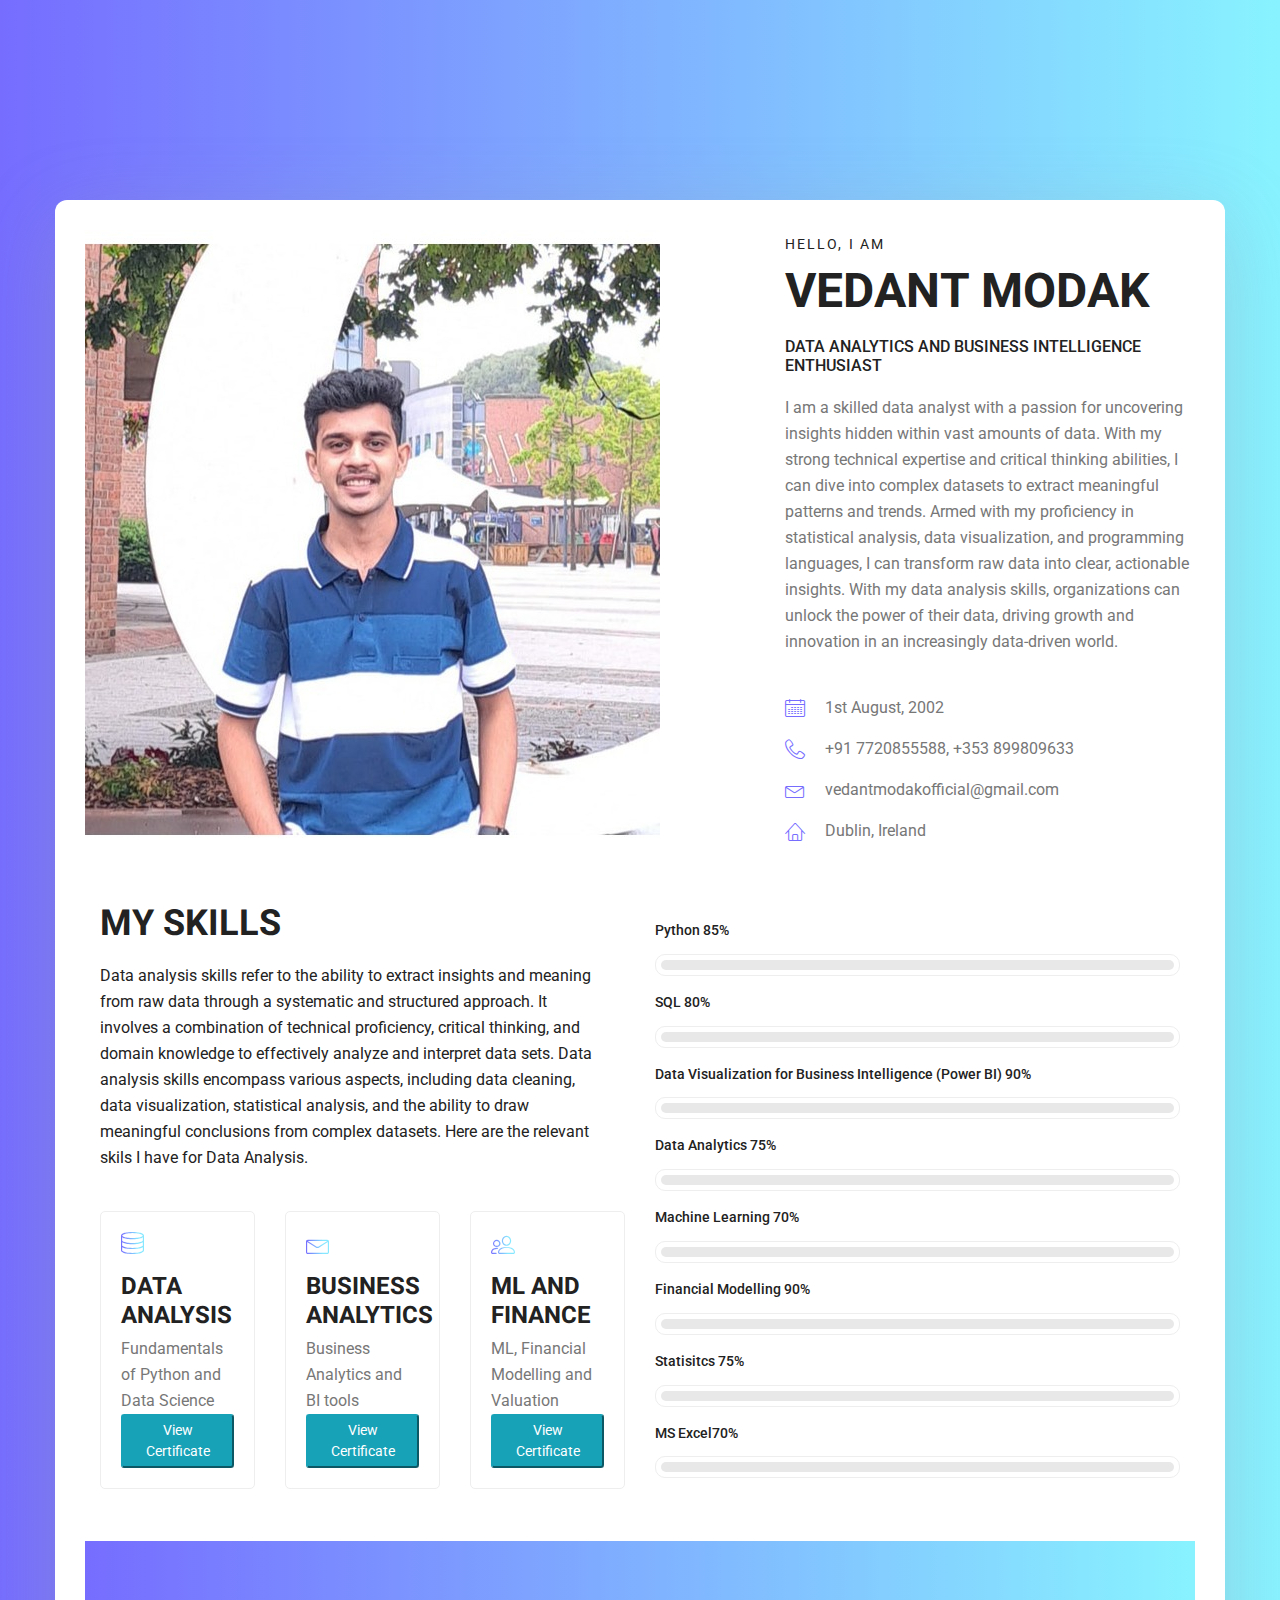
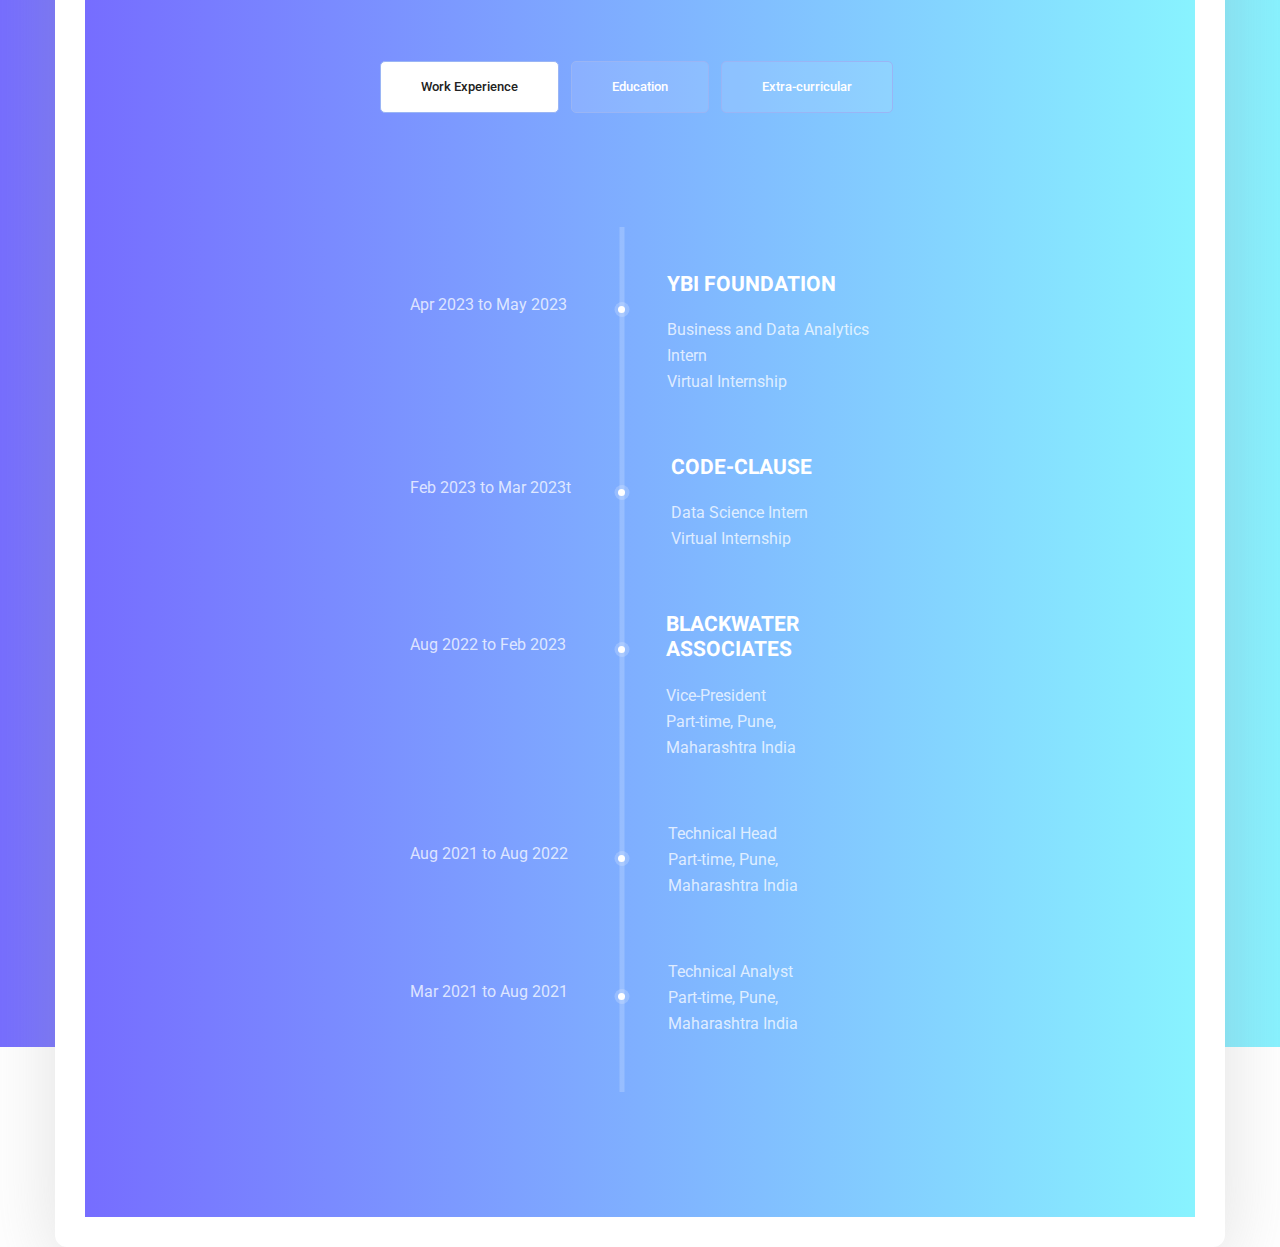
<file: index.html>
<!doctype html>
<html lang="en">
    <head>
        <!-- Required meta tags -->
        <meta charset="utf-8">
        <meta name="viewport" content="width=device-width, initial-scale=1, shrink-to-fit=no">
        <link rel="icon" href="img/favicon.png" type="image/png">
        <title>Resume</title>
        <!-- Bootstrap CSS -->
        <link rel="stylesheet" href="css/bootstrap.css">
        <link rel="stylesheet" href="vendors/linericon/style.css">
        <link rel="stylesheet" href="css/font-awesome.min.css">
        <link rel="stylesheet" href="vendors/owl-carousel/owl.carousel.min.css">
        <link rel="stylesheet" href="vendors/lightbox/simpleLightbox.css">
        <link rel="stylesheet" href="vendors/nice-select/css/nice-select.css">
        <link rel="stylesheet" href="vendors/animate-css/animate.css">
        <link rel="stylesheet" href="vendors/popup/magnific-popup.css">
        <link rel="stylesheet" href="vendors/flaticon/flaticon.css">
        <!-- main css -->
        <link rel="stylesheet" href="css/style.css">
        <link rel="stylesheet" href="css/responsive.css">
    </head>
    <body>
		<!--================Home Banner Area =================-->
        <section class="home_banner_area">
			<div class="container box_1620">
				<div class="banner_inner d-flex align-items-center">
				 <div class="banner_content">
					 <div class="media">
						 <div class="d-flex">
							 <img src="img\P2R.jpeg" alt="">
						 </div>
						 <div class="media-body">
							 <div class="personal_text">
								 <h6>Hello, i am</h6>
								 <h3>Vedant Modak</h3>
								 <h4>Data Analytics and Business Intelligence Enthusiast</h4>
								 <p>I am a skilled data analyst with a passion for uncovering insights hidden within vast amounts of data. With my strong technical expertise and critical thinking abilities, I can dive into complex datasets to extract meaningful patterns and trends. Armed with my proficiency in statistical analysis, data visualization, and programming languages, I can transform raw data into clear, actionable insights. With my data analysis skills, organizations can unlock the power of their data, driving growth and innovation in an increasingly data-driven world.</p>
								 <ul class="list basic_info">
									 <li><a href="#"><i class="lnr lnr-calendar-full"></i> 1st August, 2002</a></li>
									 <li><a href="#"><i class="lnr lnr-phone-handset"></i> +91 7720855588, +353 899809633</a></li>
									 <li><a href="#"><i class="lnr lnr-envelope"></i> vedantmodakofficial@gmail.com</a></li>
									 <li><a href="#"><i class="lnr lnr-home"></i> Dublin, Ireland</a></li>
								 </ul>
								  
							 </div> 
						 </div>
					 </div>
					 <br>
					 <br>
					 <div class="container">
						<div class="row welcome_inner">
							<div class="col-lg-6">
								<div class="welcome_text">
									<h4>My Skills</h4>
									<p>Data analysis skills refer to the ability to extract insights and meaning from raw data through a systematic and structured approach. It involves a combination of technical proficiency, critical thinking, and domain knowledge to effectively analyze and interpret data sets. Data analysis skills encompass various aspects, including data cleaning, data visualization, statistical analysis, and the ability to draw meaningful conclusions from complex datasets. Here are the relevant skils I have for Data Analysis.</p>
									<div class="row">
										<div class="col-md-4">
											<div class="wel_item">
												<i class="lnr lnr-database"></i>
												<h4>Data Analysis</h4>
												<p>Fundamentals of Python and Data Science</p>
												<button onclick="window.location.href ='https://drive.google.com/drive/folders/1z9RFlnFcD8lnp1JQcdIG_9xdtVFAUhIM?usp=drive_link';" type="button" class="btn-sm btn-info">View Certificate</button>
											</div>
										</div>
										<div class="col-md-4">
											<div class="wel_item">
												<i class="lnr lnr-envelope"></i>
												<h4>Business Analytics</h4>
												<p> Business Analytics and BI tools</p>
												<button onclick="window.location.href ='https://drive.google.com/drive/folders/1z9RFlnFcD8lnp1JQcdIG_9xdtVFAUhIM?usp=drive_link';" type="button" class="btn-sm btn-info">View Certificate</button>
											</div>
										</div>
										<div class="col-md-4">
											<div class="wel_item">
												<i class="lnr lnr-users"></i>
												<h4> ML and Finance</h4>
												<p>ML, Financial Modelling and Valuation</p>
												<button onclick="window.location.href ='https://drive.google.com/drive/folders/1z9RFlnFcD8lnp1JQcdIG_9xdtVFAUhIM?usp=drive_link';" type="button" class="btn-sm btn-info">View Certificate</button>
											</div>
										</div>
									</div>
								</div>
							</div>
							<div class="col-lg-6">
								<div class="tools_expert">
									<div class="skill_main">
										<div class="skill_item">
											<h4>Python <span class="counter">85</span>%</h4>
											<div class="progress_br">
												<div class="progress">
													<div class="progress-bar" role="progressbar" aria-valuenow="85" aria-valuemin="0" aria-valuemax="100"></div>
												</div>
											</div>
										</div>
										<div class="skill_item">
											<h4>SQL <span class="counter">80</span>%</h4>
											<div class="progress_br">
												<div class="progress">
													<div class="progress-bar" role="progressbar" aria-valuenow="80" aria-valuemin="0" aria-valuemax="100"></div>
												</div>
											</div>
										</div>
										<div class="skill_item">
											<h4> Data Visualization for Business Intelligence (Power BI) <span class="counter">90</span>%</h4>
											<div class="progress_br">
												<div class="progress">
													<div class="progress-bar" role="progressbar" aria-valuenow="90" aria-valuemin="0" aria-valuemax="100"></div>
												</div>
											</div>
										</div>
										<div class="skill_item">
											<h4>Data Analytics  <span class="counter">75</span>%</h4>
											<div class="progress_br">
												<div class="progress">
													<div class="progress-bar" role="progressbar" aria-valuenow="75" aria-valuemin="0" aria-valuemax="100"></div>
												</div>
											</div>
										</div>
										<div class="skill_item">
											<h4> Machine Learning <span class="counter">70</span>%</h4>
											<div class="progress_br">
												<div class="progress">
													<div class="progress-bar" role="progressbar" aria-valuenow="70" aria-valuemin="0" aria-valuemax="100"></div>
												</div>
											</div>
										</div>
										<div class="skill_item">
											<h4> Financial Modelling <span class="counter">90</span>%</h4>
											<div class="progress_br">
												<div class="progress">
													<div class="progress-bar" role="progressbar" aria-valuenow="90" aria-valuemin="0" aria-valuemax="100"></div>
												</div>
											</div>
										</div>
										<div class="skill_item">
											<h4>Statisitcs  <span class="counter">75</span>%</h4>
											<div class="progress_br">
												<div class="progress">
													<div class="progress-bar" role="progressbar" aria-valuenow="75" aria-valuemin="0" aria-valuemax="100"></div>
												</div>
											</div>
										</div>
										<div class="skill_item">
											<h4> MS Excel<span class="counter">70</span>%</h4>
											<div class="progress_br">
												<div class="progress">
													<div class="progress-bar" role="progressbar" aria-valuenow="70" aria-valuemin="0" aria-valuemax="100"></div>
												</div>
											</div>
										</div>
										
									</div>
								</div>
							</div>
						</div>
					</div>
					<br>
					<br>
					 <section class="mytabs_area p_120">
						<div class="container">
							<div class="tabs_inner">
								<ul class="nav nav-tabs" id="myTab" role="tablist">
									<li class="nav-item">
										<a class="nav-link active" id="home-tab" data-toggle="tab" href="#home" role="tab" aria-controls="home" aria-selected="true">Work  Experience </a>
									</li>
									<li class="nav-item">
										<a class="nav-link" id="profile-tab" data-toggle="tab" href="#profile" role="tab" aria-controls="profile" aria-selected="false">Education </a>
									</li>
									<li class="nav-item">
										<a class="nav-link" id="extra-tab" data-toggle="tab" href="#extra" role="tab" aria-controls="extra" aria-selected="false">Extra-curricular</a>
									</li>
								</ul>
								<div class="tab-content" id="myTabContent">
									<div class="tab-pane fade show active" id="home" role="tabpanel" aria-labelledby="home-tab">
										<ul class="list">
											<li>
												<span></span>
												<div class="media">
													<div class="d-flex">
														<p>Apr 2023 to May 2023</p>
													</div>
													<div class="media-body">
														<h4>YBI Foundation</h4>
														<p>Business and Data Analytics Intern <br />Virtual Internship</p>
													</div>
												</div>
											</li>
											<li>
												<span></span>
												<div class="media">
													<div class="d-flex">
														<p>Feb 2023 to Mar 2023t</p>
													</div>
													<div class="media-body">
														<h4>Code-clause</h4>
														<p>Data Science Intern <br />Virtual Internship</p>
													</div>
												</div>
											</li>
											<li>
											<span></span>
												<div class="media">
													<div class="d-flex">
														<p>Aug 2022 to Feb 2023</p>
													</div>
													<div class="media-body">
														<h4>Blackwater Associates</h4>
														<p>Vice-President  <br />Part-time, Pune, Maharashtra India</p>
													</div>
												</div>
											</li>
											<li>
												<span></span>
													<div class="media">
														<div class="d-flex">
															<p>Aug 2021 to Aug 2022</p>
														</div>
														<div class="media-body">												
															<p>Technical Head <br />Part-time, Pune, Maharashtra India</p>
														</div>
													</div>
												</li>
												<li>
													<span></span>
													<div class="media">
														<div class="d-flex">
															<p>Mar 2021 to Aug 2021</p>
														</div>
														<div class="media-body">										
															<p>Technical Analyst <br />Part-time, Pune, Maharashtra India</p>
														</div>
													</div>
												</li>
										</ul>
									</div>
									<div class="tab-pane fade" id="profile" role="tabpanel" aria-labelledby="profile-tab">
										<ul class="list">
											<li>
												<span></span>
												<div class="media">
													<div class="d-flex">
														<p>Sep 2024 to Aug 2025</p>
													</div>
													<div class="media-body">
														<h4>MSc Computing, Data Analytics</h4>
														<p>Dublin City University<br />Dublin, Ireland</p>
													</div>
												</div>
											</li>
											<li>
												<span></span>
												<div class="media">
													<div class="d-flex">
														<p>Jul 2022 to June 2024</p>
													</div>
													<div class="media-body">
														<h4>Honors, Artificial Intelligence and Machine Learning</h4>
														<p>Progressive Education Society's<br />Modern College of Engineering, Pune, Maharashtra, India</p>
													</div>
												</div>
											</li>
											<li>
												<span></span>
												<div class="media">
													<div class="d-flex">
														<p>Aug 2020 to June 2024</p>
													</div>
													<div class="media-body">
														<h4>BE, Information Technology</h4>
														<p>Progressive Education Society's <br />Modern College of Engineering, Pune, Maharashtra, India</p>
													</div>
												</div>
											</li>
											<li>
												<span></span>
												<div class="media">
													<div class="d-flex">
														<p>Jun 2018 to Jul 2020</p>
													</div>
													<div class="media-body">
														<h4>HSC, Maharashtra State Board</h4>
														<p>Science <br />BU Jr College, AKola, Maharashtra, India</p>
													</div>
												</div>
											</li>
											<li>
												<span></span>
													<div class="media">
														<div class="d-flex">
															<p>Jun 2006 to Jun 2018</p>
														</div>
														<div class="media-body">
															<h4>SSC, Maharashtra State Board</h4>
															<p>SSC <br />Jubilee English High School, Akola, Maharashtra, India</p>
														</div>
													</div>
												</li>
										</ul>
									</div>
									<div class="tab-pane fade" id="extra" role="tabpanel" aria-labelledby="extra-tab">
										<ul class="list">								
											<li>
												<span></span>
												<div class="media">
													<div class="d-flex">
														<p>Jan 2023  to Jun 2023</p>
													</div>
													<div class="media-body">
														<h4>Information Technology Student's Association</h4>
														<p>President  <br />Full Time</p>
													</div>
												</div>
											</li>
											<li>
												<span></span>
												<div class="media">
													<div class="d-flex">
														<p>Aug 2023 to Dec 2023</p>
													</div>
													<div class="media-body">											
														<p>Vice-President  <br />Full Time</p>
													</div>
												</div>
											</li>
											<li>
												<span></span>
												<div class="media">
													<div class="d-flex">
														<p>Sep 2022 to Jun 2023</p>
													</div>
													<div class="media-body">
														<h4>Google developers Students Club</h4>
														<p>Member  <br />Events Teams</p>
													</div>
												</div>
											</li>
											<li>
												<span></span>
												<div class="media">
													<div class="d-flex">
														<p>Aug 2022 to Feb 2023</p>
													</div>
													<div class="media-body">
														<h4>CodeChef PESMCOE Student Chapter</h4>
														<p>Member  <br />PES MCOE</p>
													</div>
												</div>
											</li>
											<li>
											<span></span>
												<div class="media">
													<div class="d-flex">
														<p>Sep 2021 to Sep 2022</p>
													</div>
													<div class="media-body">
														<h4>AngelHack</h4>
														<p>Member <br />PES MCOE</p>
													</div>
												</div>
											</li>
										</ul>
									
				
									
									</div>
								</div>
								
							</div>
						</div>
					</section>
					
				 </div>
				 
			 </div>
		 </div>
	 </section>
	 <!--================End Home Banner Area =================-->
        
        


		
	  

        
       
      
        
        
        
        
        
        
        <!-- Optional JavaScript -->
        <!-- jQuery first, then Popper.js, then Bootstrap JS -->
        <script src="js/jquery-3.3.1.min.js"></script>
        <script src="js/popper.js"></script>
        <script src="js/bootstrap.min.js"></script>
        <script src="js/stellar.js"></script>
        <script src="vendors/lightbox/simpleLightbox.min.js"></script>
        <script src="vendors/nice-select/js/jquery.nice-select.min.js"></script>
        <script src="vendors/isotope/imagesloaded.pkgd.min.js"></script>
        <script src="vendors/isotope/isotope.pkgd.min.js"></script>
        <script src="vendors/owl-carousel/owl.carousel.min.js"></script>
        <script src="vendors/popup/jquery.magnific-popup.min.js"></script>
        <script src="js/jquery.ajaxchimp.min.js"></script>
        <script src="vendors/counter-up/jquery.waypoints.min.js"></script>
        <script src="vendors/counter-up/jquery.counterup.min.js"></script>
        <script src="js/mail-script.js"></script>
        <script src="js/theme.js"></script>
    </body>
</html>
</file>
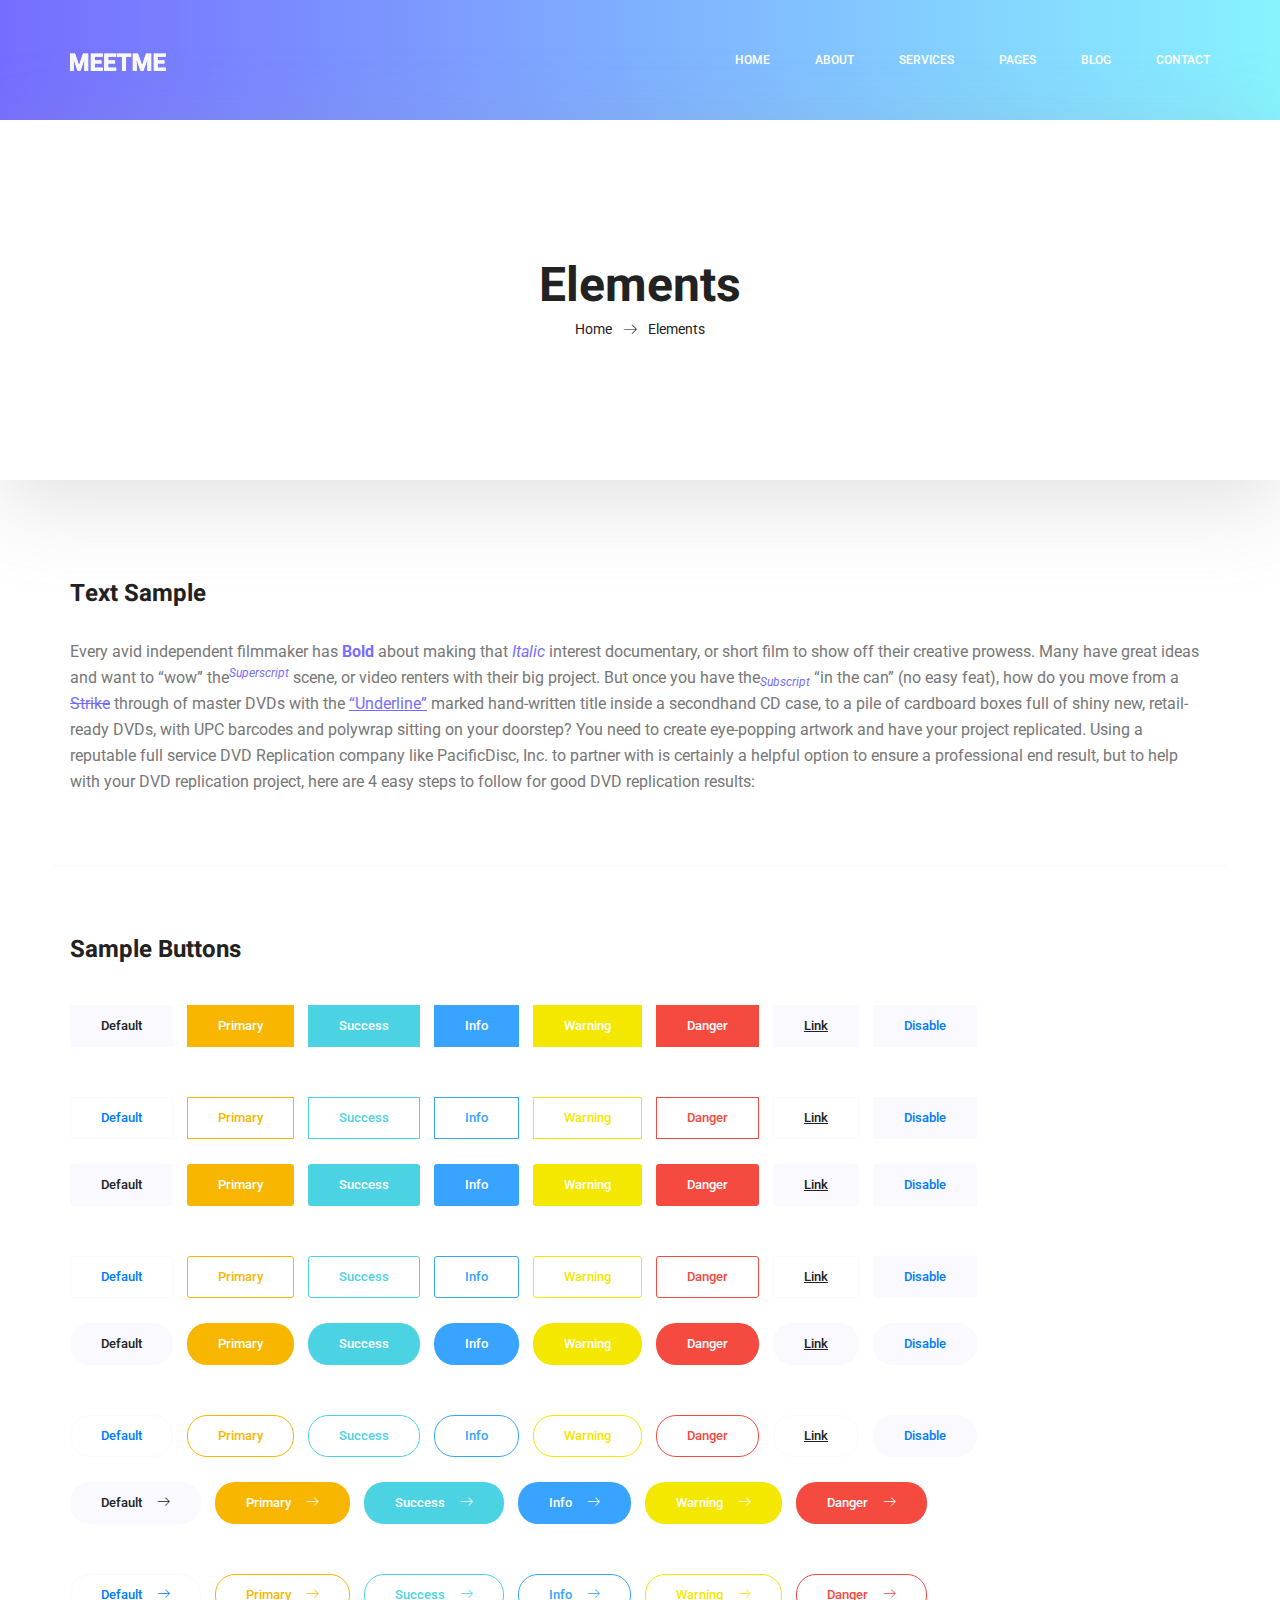
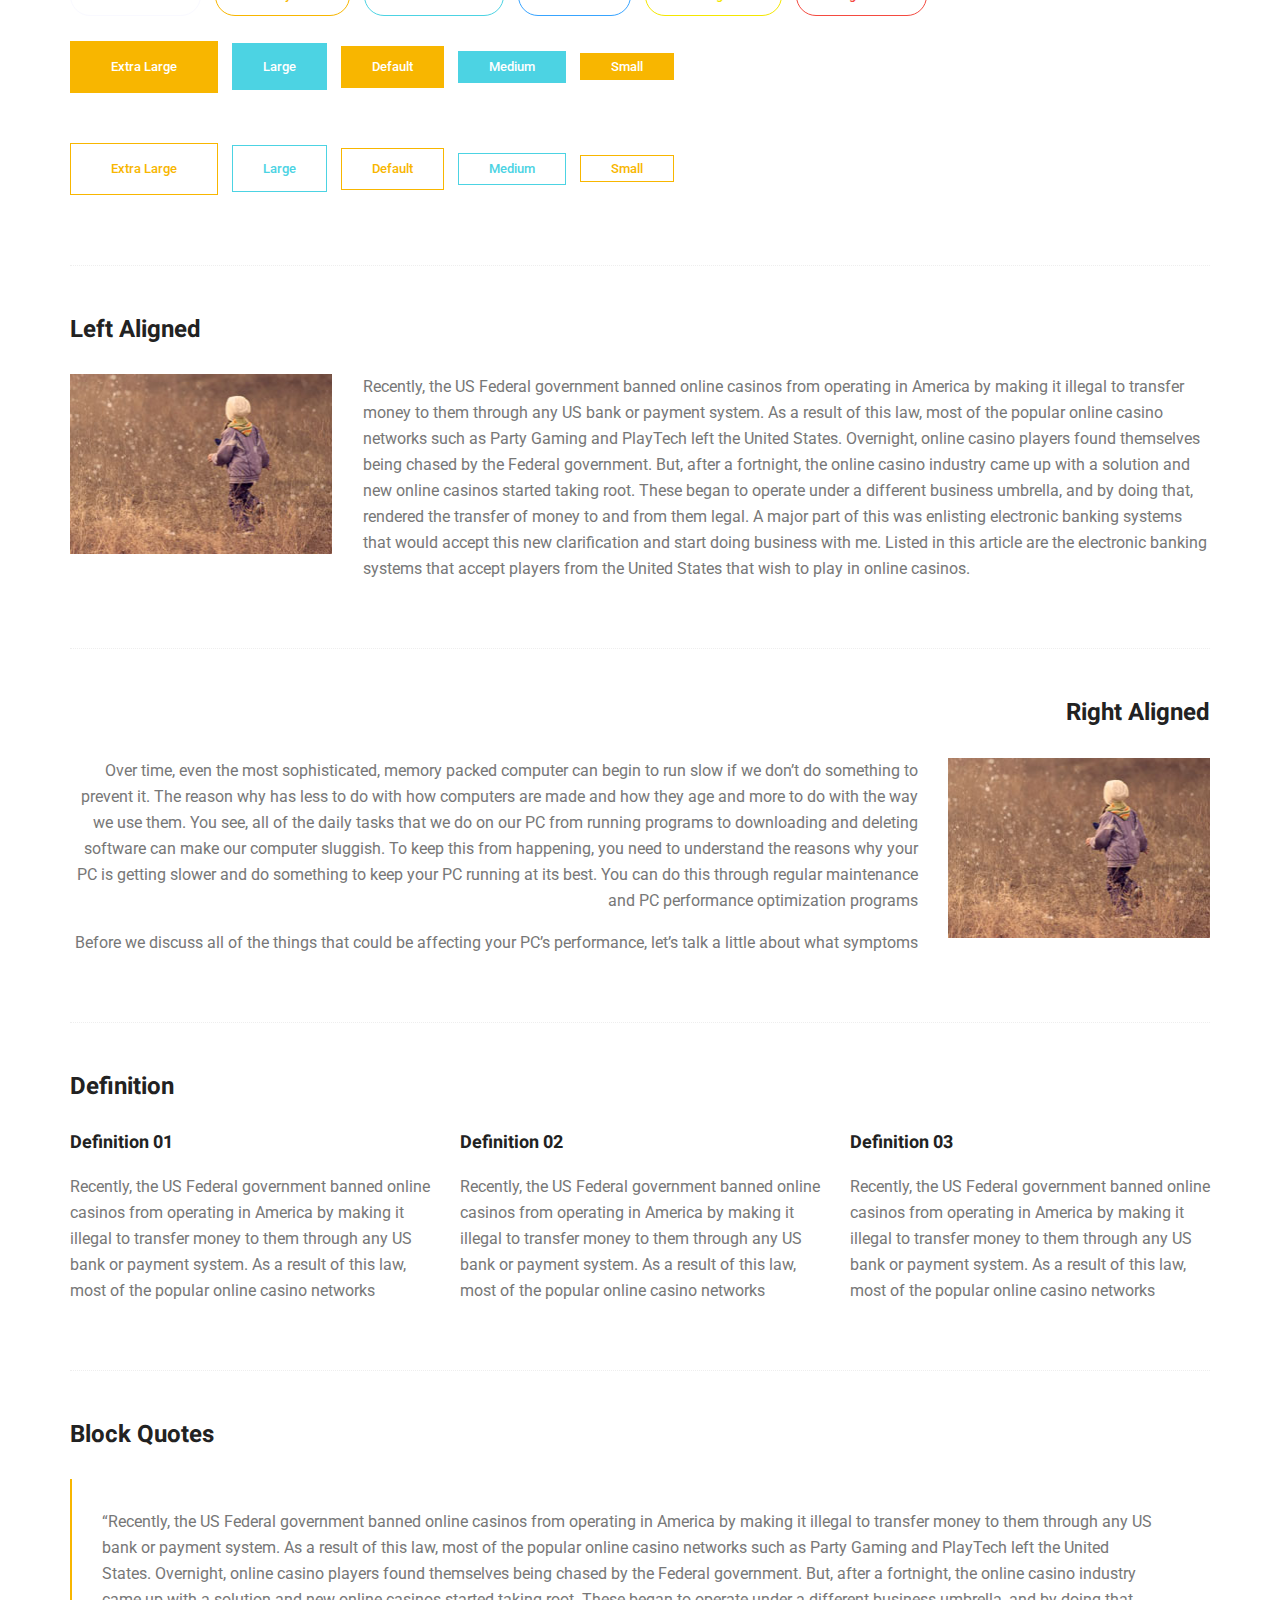
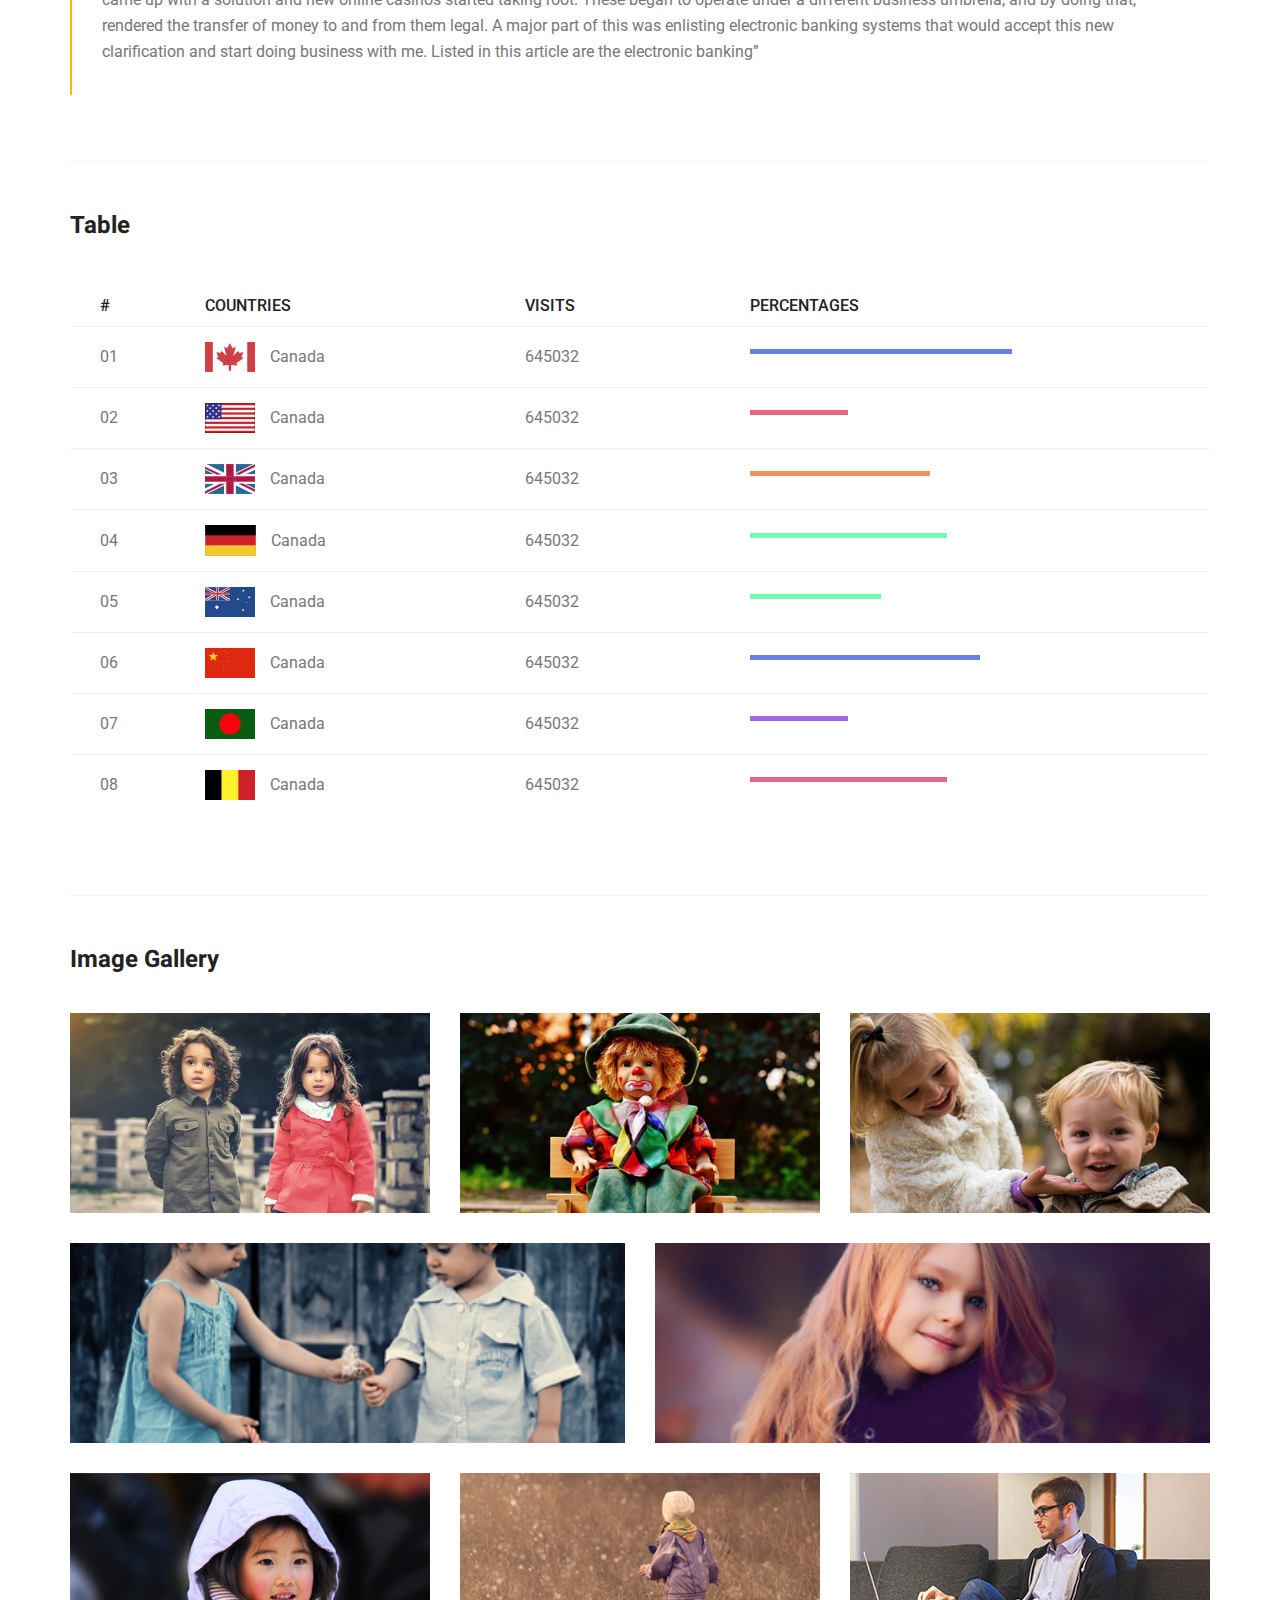
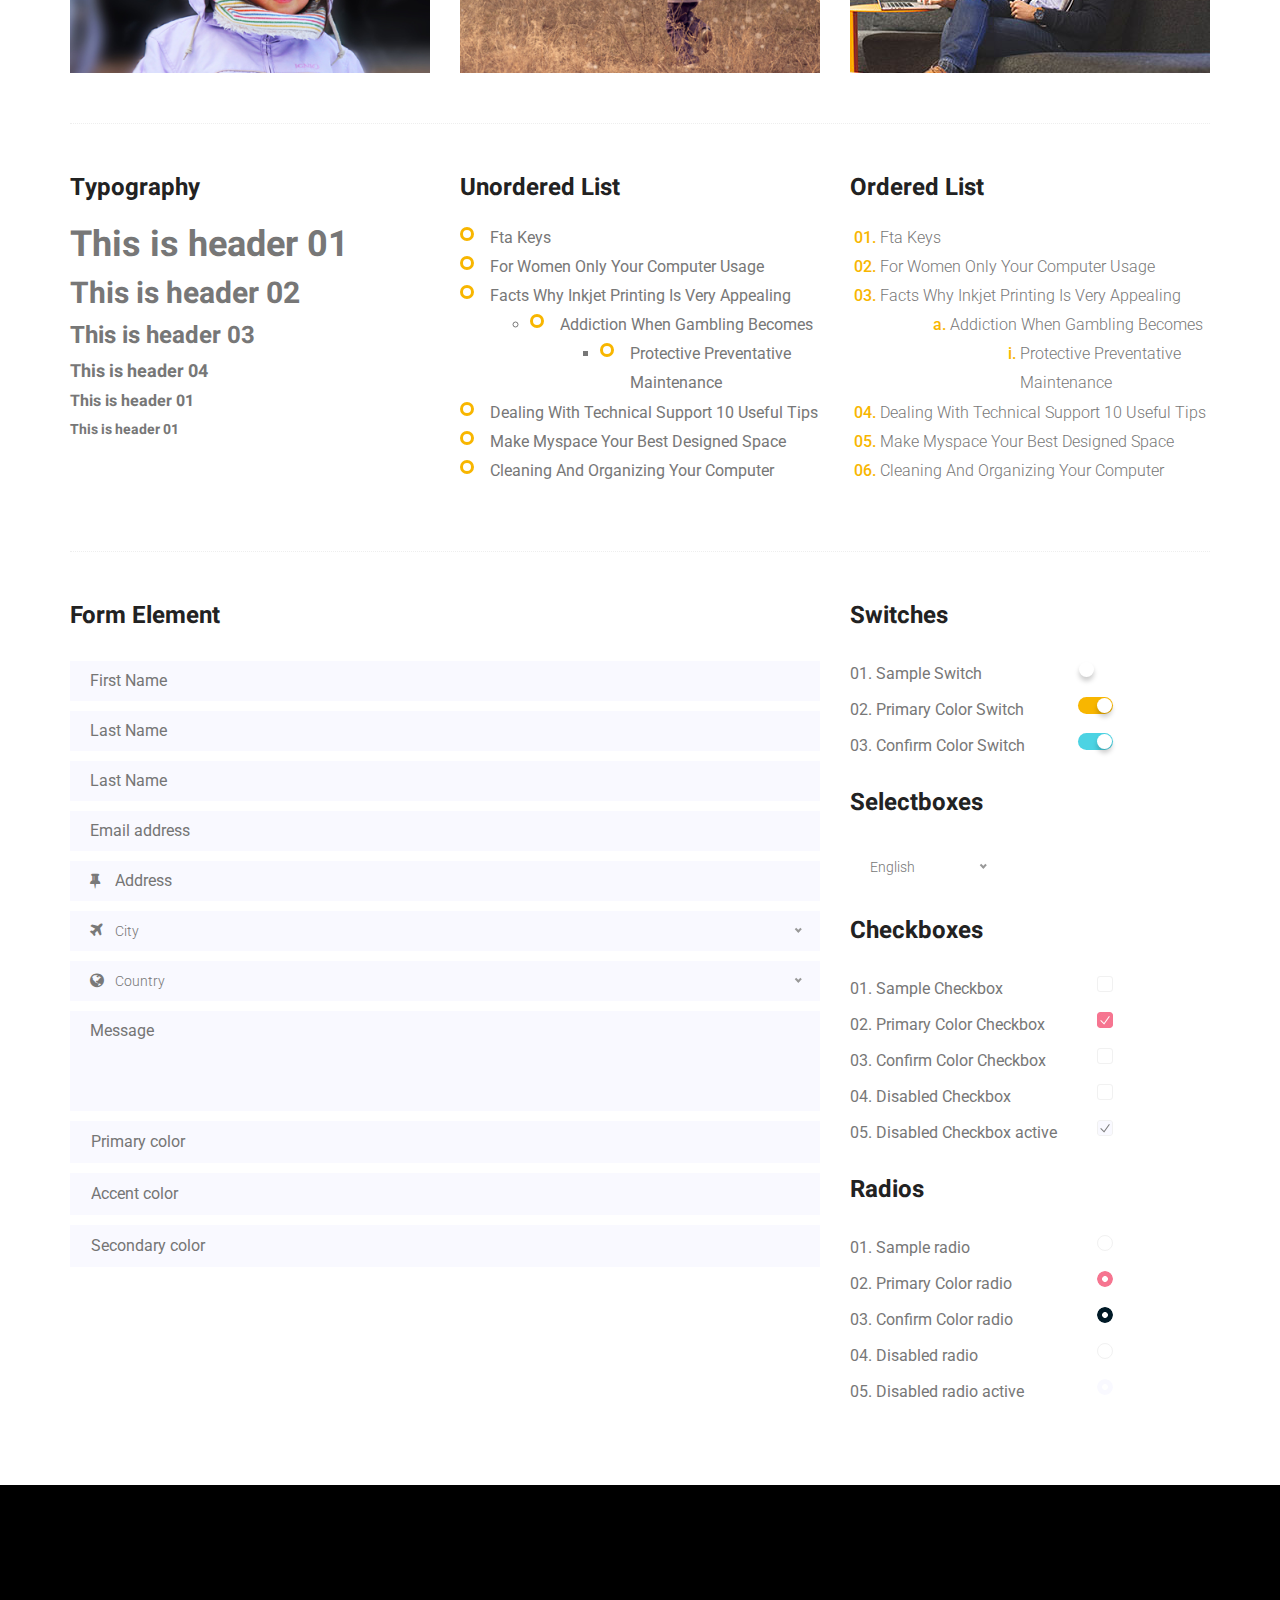
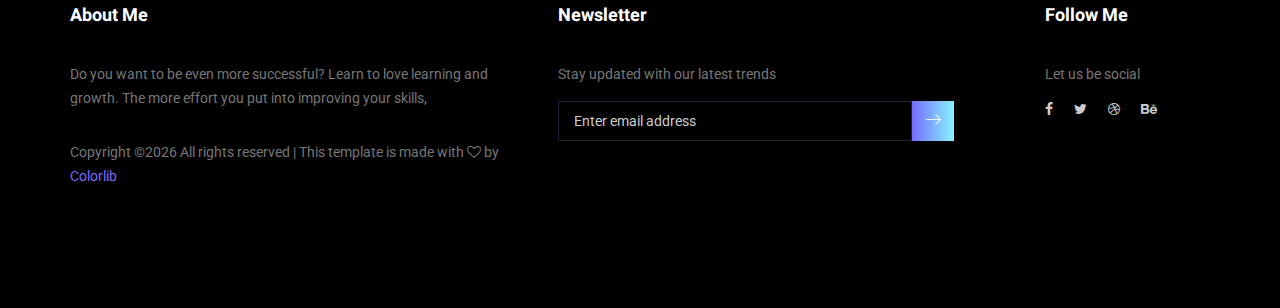
<file: elements.html>
<!doctype html>
<html lang="en">
    <head>
        <!-- Required meta tags -->
        <meta charset="utf-8">
        <meta name="viewport" content="width=device-width, initial-scale=1, shrink-to-fit=no">
        <link rel="icon" href="img/favicon.png" type="image/png">
        <title>MeetMe Personal</title>
        <!-- Bootstrap CSS -->
        <link rel="stylesheet" href="css/bootstrap.css">
        <link rel="stylesheet" href="vendors/linericon/style.css">
        <link rel="stylesheet" href="css/font-awesome.min.css">
        <link rel="stylesheet" href="vendors/owl-carousel/owl.carousel.min.css">
        <link rel="stylesheet" href="vendors/lightbox/simpleLightbox.css">
        <link rel="stylesheet" href="vendors/nice-select/css/nice-select.css">
        <link rel="stylesheet" href="vendors/animate-css/animate.css">
        <link rel="stylesheet" href="vendors/popup/magnific-popup.css">
        <!-- main css -->
        <link rel="stylesheet" href="css/style.css">
        <link rel="stylesheet" href="css/responsive.css">
    </head>
    <body>
        
        <!--================Header Menu Area =================-->
        <header class="header_area">
            <div class="main_menu">
            	<nav class="navbar navbar-expand-lg navbar-light">
					<div class="container box_1620">
						<!-- Brand and toggle get grouped for better mobile display -->
						<a class="navbar-brand logo_h" href="index.html"><img src="img/logo.png" alt=""></a>
						<button class="navbar-toggler" type="button" data-toggle="collapse" data-target="#navbarSupportedContent" aria-controls="navbarSupportedContent" aria-expanded="false" aria-label="Toggle navigation">
							<span class="icon-bar"></span>
							<span class="icon-bar"></span>
							<span class="icon-bar"></span>
						</button>
						<!-- Collect the nav links, forms, and other content for toggling -->
						<div class="collapse navbar-collapse offset" id="navbarSupportedContent">
							<ul class="nav navbar-nav menu_nav ml-auto">
								<li class="nav-item active"><a class="nav-link" href="index.html">Home</a></li> 
								<li class="nav-item"><a class="nav-link" href="about-us.html">About</a></li> 
								<li class="nav-item"><a class="nav-link" href="services.html">Services</a></li> 
								<li class="nav-item submenu dropdown">
									<a href="#" class="nav-link dropdown-toggle" data-toggle="dropdown" role="button" aria-haspopup="true" aria-expanded="false">Pages</a>
									<ul class="dropdown-menu">
										<li class="nav-item"><a class="nav-link" href="portfolio.html">Portfolio</a></li>
										<li class="nav-item"><a class="nav-link" href="elements.html">Elements</a></li>
									</ul>
								</li> 
								<li class="nav-item submenu dropdown">
									<a href="#" class="nav-link dropdown-toggle" data-toggle="dropdown" role="button" aria-haspopup="true" aria-expanded="false">Blog</a>
									<ul class="dropdown-menu">
										<li class="nav-item"><a class="nav-link" href="blog.html">Blog</a></li>
										<li class="nav-item"><a class="nav-link" href="single-blog.html">Blog Details</a></li>
									</ul>
								</li> 
								<li class="nav-item"><a class="nav-link" href="contact.html">Contact</a></li>
							</ul>
						</div> 
					</div>
            	</nav>
            </div>
        </header>
        <!--================Header Menu Area =================-->
        
        <!--================Home Banner Area =================-->
        <section class="banner_area">
            <div class="box_1620">
				<div class="banner_inner d-flex align-items-center">
					<div class="container">
						<div class="banner_content text-center">
							<h2>Elements</h2>
							<div class="page_link">
								<a href="index.html">Home</a>
								<a href="elements.html">Elements</a>
							</div>
						</div>
					</div>
				</div>
            </div>
        </section>
        <!--================End Home Banner Area =================-->
        
        
        <!-- Start Sample Area -->
			<section class="sample-text-area">
				<div class="container">
					<h3 class="text-heading title_color">Text Sample</h3>
					<p class="sample-text">
						Every avid independent filmmaker has <b>Bold</b> about making that <i>Italic</i> interest documentary, or short film to show off their creative prowess. Many have great ideas and want to “wow” the<sup>Superscript</sup> scene, or video renters with their big project.  But once you have the<sub>Subscript</sub> “in the can” (no easy feat), how do you move from a <del>Strike</del> through of master DVDs with the <u>“Underline”</u> marked hand-written title inside a secondhand CD case, to a pile of cardboard boxes full of shiny new, retail-ready DVDs, with UPC barcodes and polywrap sitting on your doorstep?  You need to create eye-popping artwork and have your project replicated. Using a reputable full service DVD Replication company like PacificDisc, Inc. to partner with is certainly a helpful option to ensure a professional end result, but to help with your DVD replication project, here are 4 easy steps to follow for good DVD replication results: 

					</p>
				</div>
			</section>
			<!-- End Sample Area -->
			<!-- Start Button -->
			<section class="button-area">
				<div class="container border-top-generic">
					<h3 class="text-heading title_color">Sample Buttons</h3>
					<div class="button-group-area">
						<a href="#" class="genric-btn default">Default</a>
						<a href="#" class="genric-btn primary">Primary</a>
						<a href="#" class="genric-btn success">Success</a>
						<a href="#" class="genric-btn info">Info</a>
						<a href="#" class="genric-btn warning">Warning</a>
						<a href="#" class="genric-btn danger">Danger</a>
						<a href="#" class="genric-btn link">Link</a>
						<a href="#" class="genric-btn disable">Disable</a>
					</div>
					<div class="button-group-area mt-10">
						<a href="#" class="genric-btn default-border">Default</a>
						<a href="#" class="genric-btn primary-border">Primary</a>
						<a href="#" class="genric-btn success-border">Success</a>
						<a href="#" class="genric-btn info-border">Info</a>
						<a href="#" class="genric-btn warning-border">Warning</a>
						<a href="#" class="genric-btn danger-border">Danger</a>
						<a href="#" class="genric-btn link-border">Link</a>
						<a href="#" class="genric-btn disable">Disable</a>
					</div>
					<div class="button-group-area mt-40">
						<a href="#" class="genric-btn default radius">Default</a>
						<a href="#" class="genric-btn primary radius">Primary</a>
						<a href="#" class="genric-btn success radius">Success</a>
						<a href="#" class="genric-btn info radius">Info</a>
						<a href="#" class="genric-btn warning radius">Warning</a>
						<a href="#" class="genric-btn danger radius">Danger</a>
						<a href="#" class="genric-btn link radius">Link</a>
						<a href="#" class="genric-btn disable radius">Disable</a>
					</div>
					<div class="button-group-area mt-10">
						<a href="#" class="genric-btn default-border radius">Default</a>
						<a href="#" class="genric-btn primary-border radius">Primary</a>
						<a href="#" class="genric-btn success-border radius">Success</a>
						<a href="#" class="genric-btn info-border radius">Info</a>
						<a href="#" class="genric-btn warning-border radius">Warning</a>
						<a href="#" class="genric-btn danger-border radius">Danger</a>
						<a href="#" class="genric-btn link-border radius">Link</a>
						<a href="#" class="genric-btn disable radius">Disable</a>
					</div>
					<div class="button-group-area mt-40">
						<a href="#" class="genric-btn default circle">Default</a>
						<a href="#" class="genric-btn primary circle">Primary</a>
						<a href="#" class="genric-btn success circle">Success</a>
						<a href="#" class="genric-btn info circle">Info</a>
						<a href="#" class="genric-btn warning circle">Warning</a>
						<a href="#" class="genric-btn danger circle">Danger</a>
						<a href="#" class="genric-btn link circle">Link</a>
						<a href="#" class="genric-btn disable circle">Disable</a>
					</div>
					<div class="button-group-area mt-10">
						<a href="#" class="genric-btn default-border circle">Default</a>
						<a href="#" class="genric-btn primary-border circle">Primary</a>
						<a href="#" class="genric-btn success-border circle">Success</a>
						<a href="#" class="genric-btn info-border circle">Info</a>
						<a href="#" class="genric-btn warning-border circle">Warning</a>
						<a href="#" class="genric-btn danger-border circle">Danger</a>
						<a href="#" class="genric-btn link-border circle">Link</a>
						<a href="#" class="genric-btn disable circle">Disable</a>
					</div>
					<div class="button-group-area mt-40">
						<a href="#" class="genric-btn default circle arrow">Default<span class="lnr lnr-arrow-right"></span></a>
						<a href="#" class="genric-btn primary circle arrow">Primary<span class="lnr lnr-arrow-right"></span></a>
						<a href="#" class="genric-btn success circle arrow">Success<span class="lnr lnr-arrow-right"></span></a>
						<a href="#" class="genric-btn info circle arrow">Info<span class="lnr lnr-arrow-right"></span></a>
						<a href="#" class="genric-btn warning circle arrow">Warning<span class="lnr lnr-arrow-right"></span></a>
						<a href="#" class="genric-btn danger circle arrow">Danger<span class="lnr lnr-arrow-right"></span></a>
					</div>
					<div class="button-group-area mt-10">
						<a href="#" class="genric-btn default-border circle arrow">Default<span class="lnr lnr-arrow-right"></span></a>
						<a href="#" class="genric-btn primary-border circle arrow">Primary<span class="lnr lnr-arrow-right"></span></a>
						<a href="#" class="genric-btn success-border circle arrow">Success<span class="lnr lnr-arrow-right"></span></a>
						<a href="#" class="genric-btn info-border circle arrow">Info<span class="lnr lnr-arrow-right"></span></a>
						<a href="#" class="genric-btn warning-border circle arrow">Warning<span class="lnr lnr-arrow-right"></span></a>
						<a href="#" class="genric-btn danger-border circle arrow">Danger<span class="lnr lnr-arrow-right"></span></a>
					</div>
					<div class="button-group-area mt-40">
						<a href="#" class="genric-btn primary e-large">Extra Large</a>
						<a href="#" class="genric-btn success large">Large</a>
						<a href="#" class="genric-btn primary">Default</a>
						<a href="#" class="genric-btn success medium">Medium</a>
						<a href="#" class="genric-btn primary small">Small</a>
					</div>
					<div class="button-group-area mt-10">
						<a href="#" class="genric-btn primary-border e-large">Extra Large</a>
						<a href="#" class="genric-btn success-border large">Large</a>
						<a href="#" class="genric-btn primary-border">Default</a>
						<a href="#" class="genric-btn success-border medium">Medium</a>
						<a href="#" class="genric-btn primary-border small">Small</a>
					</div>
				</div>
			</section>
			<!-- End Button -->
			<!-- Start Align Area -->
			<div class="whole-wrap">
				<div class="container">
					<div class="section-top-border">
						<h3 class="mb-30 title_color">Left Aligned</h3>
						<div class="row">
							<div class="col-md-3">
								<img src="img/elements/d.jpg" alt="" class="img-fluid">
							</div>
							<div class="col-md-9 mt-sm-20 left-align-p">
								<p>Recently, the US Federal government banned online casinos from operating in America by making it illegal to transfer money to them through any US bank or payment system. As a result of this law, most of the popular online casino networks such as Party Gaming and PlayTech left the United States. Overnight, online casino players found themselves being chased by the Federal government. But, after a fortnight, the online casino industry came up with a solution and new online casinos started taking root. These began to operate under a different business umbrella, and by doing that, rendered the transfer of money to and from them legal. A major part of this was enlisting electronic banking systems that would accept this new clarification and start doing business with me. Listed in this article are the electronic banking systems that accept players from the United States that wish to play in online casinos.</p>
							</div>
						</div>
					</div>
					<div class="section-top-border text-right">
						<h3 class="mb-30 title_color">Right Aligned</h3>
						<div class="row">
							<div class="col-md-9">
								<p class="text-right">Over time, even the most sophisticated, memory packed computer can begin to run slow if we don’t do something to prevent it. The reason why has less to do with how computers are made and how they age and more to do with the way we use them. You see, all of the daily tasks that we do on our PC from running programs to downloading and deleting software can make our computer sluggish. To keep this from happening, you need to understand the reasons why your PC is getting slower and do something to keep your PC running at its best. You can do this through regular maintenance and PC performance optimization programs</p>
								<p class="text-right">Before we discuss all of the things that could be affecting your PC’s performance, let’s talk a little about what symptoms</p>
							</div>
							<div class="col-md-3">
								<img src="img/elements/d.jpg" alt="" class="img-fluid">
							</div>
						</div>
					</div>
					<div class="section-top-border">
						<h3 class="mb-30 title_color">Definition</h3>
						<div class="row">
							<div class="col-md-4">
								<div class="single-defination">
									<h4 class="mb-20">Definition 01</h4>
									<p>Recently, the US Federal government banned online casinos from operating in America by making it illegal to transfer money to them through any US bank or payment system. As a result of this law, most of the popular online casino networks</p>
								</div>
							</div>
							<div class="col-md-4">
								<div class="single-defination">
									<h4 class="mb-20">Definition 02</h4>
									<p>Recently, the US Federal government banned online casinos from operating in America by making it illegal to transfer money to them through any US bank or payment system. As a result of this law, most of the popular online casino networks</p>
								</div>
							</div>
							<div class="col-md-4">
								<div class="single-defination">
									<h4 class="mb-20">Definition 03</h4>
									<p>Recently, the US Federal government banned online casinos from operating in America by making it illegal to transfer money to them through any US bank or payment system. As a result of this law, most of the popular online casino networks</p>
								</div>
							</div>
						</div>
					</div>
					<div class="section-top-border">
						<h3 class="mb-30 title_color">Block Quotes</h3>
						<div class="row">
							<div class="col-lg-12">
								<blockquote class="generic-blockquote">
									“Recently, the US Federal government banned online casinos from operating in America by making it illegal to transfer money to them through any US bank or payment system. As a result of this law, most of the popular online casino networks such as Party Gaming and PlayTech left the United States. Overnight, online casino players found themselves being chased by the Federal government. But, after a fortnight, the online casino industry came up with a solution and new online casinos started taking root. These began to operate under a different business umbrella, and by doing that, rendered the transfer of money to and from them legal. A major part of this was enlisting electronic banking systems that would accept this new clarification and start doing business with me. Listed in this article are the electronic banking” 
								</blockquote>
							</div>
						</div>
					</div>
					<div class="section-top-border">
						<h3 class="mb-30 title_color">Table</h3>
						<div class="progress-table-wrap">
							<div class="progress-table">
								<div class="table-head">
									<div class="serial">#</div>
									<div class="country">Countries</div>
									<div class="visit">Visits</div>
									<div class="percentage">Percentages</div>
								</div>
								<div class="table-row">
									<div class="serial">01</div>
									<div class="country"> <img src="img/elements/f1.jpg" alt="flag">Canada</div>
									<div class="visit">645032</div>
									<div class="percentage">
										<div class="progress">
											<div class="progress-bar color-1" role="progressbar" style="width: 80%" aria-valuenow="80" aria-valuemin="0" aria-valuemax="100"></div>
										</div>
									</div>
								</div>
								<div class="table-row">
									<div class="serial">02</div>
									<div class="country"> <img src="img/elements/f2.jpg" alt="flag">Canada</div>
									<div class="visit">645032</div>
									<div class="percentage">
										<div class="progress">
											<div class="progress-bar color-2" role="progressbar" style="width: 30%" aria-valuenow="30" aria-valuemin="0" aria-valuemax="100"></div>
										</div>
									</div>
								</div>
								<div class="table-row">
									<div class="serial">03</div>
									<div class="country"> <img src="img/elements/f3.jpg" alt="flag">Canada</div>
									<div class="visit">645032</div>
									<div class="percentage">
										<div class="progress">
											<div class="progress-bar color-3" role="progressbar" style="width: 55%" aria-valuenow="55" aria-valuemin="0" aria-valuemax="100"></div>
										</div>
									</div>
								</div>
								<div class="table-row">
									<div class="serial">04</div>
									<div class="country"> <img src="img/elements/f4.jpg" alt="flag">Canada</div>
									<div class="visit">645032</div>
									<div class="percentage">
										<div class="progress">
											<div class="progress-bar color-4" role="progressbar" style="width: 60%" aria-valuenow="60" aria-valuemin="0" aria-valuemax="100"></div>
										</div>
									</div>
								</div>
								<div class="table-row">
									<div class="serial">05</div>
									<div class="country"> <img src="img/elements/f5.jpg" alt="flag">Canada</div>
									<div class="visit">645032</div>
									<div class="percentage">
										<div class="progress">
											<div class="progress-bar color-5" role="progressbar" style="width: 40%" aria-valuenow="40" aria-valuemin="0" aria-valuemax="100"></div>
										</div>
									</div>
								</div>
								<div class="table-row">
									<div class="serial">06</div>
									<div class="country"> <img src="img/elements/f6.jpg" alt="flag">Canada</div>
									<div class="visit">645032</div>
									<div class="percentage">
										<div class="progress">
											<div class="progress-bar color-6" role="progressbar" style="width: 70%" aria-valuenow="70" aria-valuemin="0" aria-valuemax="100"></div>
										</div>
									</div>
								</div>
								<div class="table-row">
									<div class="serial">07</div>
									<div class="country"> <img src="img/elements/f7.jpg" alt="flag">Canada</div>
									<div class="visit">645032</div>
									<div class="percentage">
										<div class="progress">
											<div class="progress-bar color-7" role="progressbar" style="width: 30%" aria-valuenow="30" aria-valuemin="0" aria-valuemax="100"></div>
										</div>
									</div>
								</div>
								<div class="table-row">
									<div class="serial">08</div>
									<div class="country"> <img src="img/elements/f8.jpg" alt="flag">Canada</div>
									<div class="visit">645032</div>
									<div class="percentage">
										<div class="progress">
											<div class="progress-bar color-8" role="progressbar" style="width: 60%" aria-valuenow="60" aria-valuemin="0" aria-valuemax="100"></div>
										</div>
									</div>
								</div>
							</div>
						</div>
					</div>
					<div class="section-top-border">
						<h3 class="title_color">Image Gallery</h3>
						<div class="row gallery-item">
							<div class="col-md-4">
								<a href="img/elements/g1.jpg" class="img-gal"><div class="single-gallery-image" style="background: url(img/elements/g1.jpg);"></div></a>
							</div>
							<div class="col-md-4">
								<a href="img/elements/g2.jpg" class="img-gal"><div class="single-gallery-image" style="background: url(img/elements/g2.jpg);"></div></a>
							</div>
							<div class="col-md-4">
								<a href="img/elements/g3.jpg" class="img-gal"><div class="single-gallery-image" style="background: url(img/elements/g3.jpg);"></div></a>
							</div>
							<div class="col-md-6">
								<a href="img/elements/g4.jpg" class="img-gal"><div class="single-gallery-image" style="background: url(img/elements/g4.jpg);"></div></a>
							</div>
							<div class="col-md-6">
								<a href="img/elements/g5.jpg" class="img-gal"><div class="single-gallery-image" style="background: url(img/elements/g5.jpg);"></div></a>
							</div>
							<div class="col-md-4">
								<a href="img/elements/g6.jpg" class="img-gal"><div class="single-gallery-image" style="background: url(img/elements/g6.jpg);"></div></a>
							</div>
							<div class="col-md-4">
								<a href="img/elements/g7.jpg" class="img-gal"><div class="single-gallery-image" style="background: url(img/elements/g7.jpg);"></div></a>
							</div>
							<div class="col-md-4">
								<a href="img/elements/g8.jpg" class="img-gal"><div class="single-gallery-image" style="background: url(img/elements/g8.jpg);"></div></a>
							</div>
						</div>
					</div>
					<div class="section-top-border">
						<div class="row">
							<div class="col-lg-4 col-sm-6 typo-sec">
								<h3 class="mb-20 title_color">Typography</h3>
								<div class="typography">
									<h1 class="typo-list">This is header 01</h1>
									<h2 class="typo-list">This is header 02</h2>
									<h3 class="typo-list">This is header 03</h3>
									<h4 class="typo-list">This is header 04</h4>
									<h5 class="typo-list">This is header 01</h5>
									<h6 class="typo-list">This is header 01</h6>
								</div>
							</div>
							<div class="col-lg-4 col-sm-6 mt-sm-30 typo-sec">
								<h3 class="mb-20 title_color">Unordered List</h3>
								<div class="">
									<ul class="unordered-list">
										<li>Fta Keys</li>
										<li>For Women Only Your Computer Usage</li>
										<li>Facts Why Inkjet Printing Is Very Appealing
											<ul>
												<li>Addiction When Gambling Becomes
													<ul>
														<li>Protective Preventative Maintenance</li>
													</ul>
												</li>
											</ul>
										</li>
										<li>Dealing With Technical Support 10 Useful Tips</li>
										<li>Make Myspace Your Best Designed Space</li>
										<li>Cleaning And Organizing Your Computer</li>
									</ul>
								</div>
							</div>
							<div class="col-lg-4 col-sm-6 mt-sm-30 typo-sec">
								<h3 class="mb-20 title_color">Ordered List</h3>
								<div class="">
									<ol class="ordered-list">
										<li><span>Fta Keys</span></li>
										<li><span>For Women Only Your Computer Usage</span></li>
										<li><span>Facts Why Inkjet Printing Is Very Appealing</span>
											<ol class="ordered-list-alpha">
												<li><span>Addiction When Gambling Becomes</span>
													<ol class="ordered-list-roman">
														<li><span>Protective Preventative Maintenance</span></li>
													</ol>
												</li>
											</ol>
										</li>
										<li><span>Dealing With Technical Support 10 Useful Tips</span></li>
										<li><span>Make Myspace Your Best Designed Space</span></li>
										<li><span>Cleaning And Organizing Your Computer</span></li>
									</ol>
								</div>
							</div>
						</div>
					</div>
					<div class="section-top-border">
						<div class="row">
							<div class="col-lg-8 col-md-8">
								<h3 class="mb-30 title_color">Form Element</h3>
								<form action="#">
									<div class="mt-10">
										<input type="text" name="first_name" placeholder="First Name" onfocus="this.placeholder = ''" onblur="this.placeholder = 'First Name'" required class="single-input">
									</div>
									<div class="mt-10">
										<input type="text" name="last_name" placeholder="Last Name" onfocus="this.placeholder = ''" onblur="this.placeholder = 'Last Name'" required class="single-input">
									</div>
									<div class="mt-10">
										<input type="text" name="last_name" placeholder="Last Name" onfocus="this.placeholder = ''" onblur="this.placeholder = 'Last Name'" required class="single-input">
									</div>
									<div class="mt-10">
										<input type="email" name="EMAIL" placeholder="Email address" onfocus="this.placeholder = ''" onblur="this.placeholder = 'Email address'" required class="single-input">
									</div>
									<div class="input-group-icon mt-10">
										<div class="icon"><i class="fa fa-thumb-tack" aria-hidden="true"></i></div>
										<input type="text" name="address" placeholder="Address" onfocus="this.placeholder = ''" onblur="this.placeholder = 'Address'" required class="single-input">
									</div>
									<div class="input-group-icon mt-10">
										<div class="icon"><i class="fa fa-plane" aria-hidden="true"></i></div>
										<div class="form-select" id="default-select">
											<select>
												<option value="1">City</option>
												<option value="1">Dhaka</option>
												<option value="1">Dilli</option>
												<option value="1">Newyork</option>
												<option value="1">Islamabad</option>
											</select>
										</div>
									</div>
									<div class="input-group-icon mt-10">
										<div class="icon"><i class="fa fa-globe" aria-hidden="true"></i></div>
										<div class="form-select" id="default-select2">
											<select>
												<option value="1">Country</option>
												<option value="1">Bangladesh</option>
												<option value="1">India</option>
												<option value="1">England</option>
												<option value="1">Srilanka</option>
											</select>
										</div>
									</div>
									
									<div class="mt-10">
										<textarea class="single-textarea" placeholder="Message" onfocus="this.placeholder = ''" onblur="this.placeholder = 'Message'" required></textarea>
									</div>
									<div class="mt-10">
										<input type="text" name="first_name" placeholder="Primary color" onfocus="this.placeholder = ''" onblur="this.placeholder = 'Primary color'" required class="single-input-primary">
									</div>
									<div class="mt-10">
										<input type="text" name="first_name" placeholder="Accent color" onfocus="this.placeholder = ''" onblur="this.placeholder = 'Accent color'" required class="single-input-accent">
									</div>
									<div class="mt-10">
										<input type="text" name="first_name" placeholder="Secondary color" onfocus="this.placeholder = ''" onblur="this.placeholder = 'Secondary color'" required class="single-input-secondary">
									</div>
								</form>
							</div>
							<div class="col-lg-3 col-md-4 mt-sm-30 element-wrap">
								<div class="single-element-widget">
									<h3 class="mb-30 title_color">Switches</h3>
									<div class="switch-wrap d-flex justify-content-between">
										<p>01. Sample Switch</p>
										<div class="primary-switch">
											<input type="checkbox" id="default-switch">
											<label for="default-switch"></label>
										</div>
									</div>
									<div class="switch-wrap d-flex justify-content-between">
										<p>02. Primary Color Switch</p>
										<div class="primary-switch">
											<input type="checkbox" id="primary-switch" checked>
											<label for="primary-switch"></label>
										</div>
									</div>
									<div class="switch-wrap d-flex justify-content-between">
										<p>03. Confirm Color Switch</p>
										<div class="confirm-switch">
											<input type="checkbox" id="confirm-switch" checked>
											<label for="confirm-switch"></label>
										</div>
									</div>
								</div>
								<div class="single-element-widget">
									<h3 class="mb-30 title_color">Selectboxes</h3>
									<div class="default-select" id="default-select">
										<select>
											<option value="1">English</option>
											<option value="1">Spanish</option>
											<option value="1">Arabic</option>
											<option value="1">Portuguise</option>
											<option value="1">Bengali</option>
										</select>
									</div>
								</div>
								<div class="single-element-widget">
									<h3 class="mb-30 title_color">Checkboxes</h3>
									<div class="switch-wrap d-flex justify-content-between">
										<p>01. Sample Checkbox</p>
										<div class="primary-checkbox">
											<input type="checkbox" id="default-checkbox">
											<label for="default-checkbox"></label>
										</div>
									</div>
									<div class="switch-wrap d-flex justify-content-between">
										<p>02. Primary Color Checkbox</p>
										<div class="primary-checkbox">
											<input type="checkbox" id="primary-checkbox" checked>
											<label for="primary-checkbox"></label>
										</div>
									</div>
									<div class="switch-wrap d-flex justify-content-between">
										<p>03. Confirm Color Checkbox</p>
										<div class="confirm-checkbox">
											<input type="checkbox" id="confirm-checkbox">
											<label for="confirm-checkbox"></label>
										</div>
									</div>
									<div class="switch-wrap d-flex justify-content-between">
										<p>04. Disabled Checkbox</p>
										<div class="disabled-checkbox">
											<input type="checkbox" id="disabled-checkbox" disabled>
											<label for="disabled-checkbox"></label>
										</div>
									</div>
									<div class="switch-wrap d-flex justify-content-between">
										<p>05. Disabled Checkbox active</p>
										<div class="disabled-checkbox">
											<input type="checkbox" id="disabled-checkbox-active" checked disabled>
											<label for="disabled-checkbox-active"></label>
										</div>
									</div>
								</div>
								<div class="single-element-widget">
									<h3 class="mb-30 title_color">Radios</h3>
									<div class="switch-wrap d-flex justify-content-between">
										<p>01. Sample radio</p>
										<div class="primary-radio">
											<input type="checkbox" id="default-radio">
											<label for="default-radio"></label>
										</div>
									</div>
									<div class="switch-wrap d-flex justify-content-between">
										<p>02. Primary Color radio</p>
										<div class="primary-radio">
											<input type="checkbox" id="primary-radio" checked>
											<label for="primary-radio"></label>
										</div>
									</div>
									<div class="switch-wrap d-flex justify-content-between">
										<p>03. Confirm Color radio</p>
										<div class="confirm-radio">
											<input type="checkbox" id="confirm-radio" checked>
											<label for="confirm-radio"></label>
										</div>
									</div>
									<div class="switch-wrap d-flex justify-content-between">
										<p>04. Disabled radio</p>
										<div class="disabled-radio">
											<input type="checkbox" id="disabled-radio" disabled>
											<label for="disabled-radio"></label>
										</div>
									</div>
									<div class="switch-wrap d-flex justify-content-between">
										<p>05. Disabled radio active</p>
										<div class="disabled-radio">
											<input type="checkbox" id="disabled-radio-active" checked disabled>
											<label for="disabled-radio-active"></label>
										</div>
									</div>
								</div>
							</div>
						</div>
					</div>
				</div>
			</div>
			<!-- End Align Area -->
        
        
        <!--================Footer Area =================-->
        <footer class="footer_area p_120">
        	<div class="container">
        		<div class="row footer_inner">
        			<div class="col-lg-5 col-sm-6">
        				<aside class="f_widget ab_widget">
        					<div class="f_title">
        						<h3>About Me</h3>
        					</div>
        					<p>Do you want to be even more successful? Learn to love learning and growth. The more effort you put into improving your skills,</p>
        					<p><!-- Link back to Colorlib can't be removed. Template is licensed under CC BY 3.0. -->
Copyright &copy;<script>document.write(new Date().getFullYear());</script> All rights reserved | This template is made with <i class="fa fa-heart-o" aria-hidden="true"></i> by <a href="https://colorlib.com" target="_blank">Colorlib</a>
<!-- Link back to Colorlib can't be removed. Template is licensed under CC BY 3.0. --></p>
        				</aside>
        			</div>
        			<div class="col-lg-5 col-sm-6">
        				<aside class="f_widget news_widget">
        					<div class="f_title">
        						<h3>Newsletter</h3>
        					</div>
        					<p>Stay updated with our latest trends</p>
        					<div id="mc_embed_signup">
                                <form target="_blank" action="https://spondonit.us12.list-manage.com/subscribe/post?u=1462626880ade1ac87bd9c93a&amp;id=92a4423d01" method="get" class="subscribe_form relative">
                                	<div class="input-group d-flex flex-row">
                                        <input name="EMAIL" placeholder="Enter email address" onfocus="this.placeholder = ''" onblur="this.placeholder = 'Email Address '" required="" type="email">
                                        <button class="btn sub-btn"><span class="lnr lnr-arrow-right"></span></button>		
                                    </div>				
                                    <div class="mt-10 info"></div>
                                </form>
                            </div>
        				</aside>
        			</div>
        			<div class="col-lg-2">
        				<aside class="f_widget social_widget">
        					<div class="f_title">
        						<h3>Follow Me</h3>
        					</div>
        					<p>Let us be social</p>
        					<ul class="list">
        						<li><a href="#"><i class="fa fa-facebook"></i></a></li>
        						<li><a href="#"><i class="fa fa-twitter"></i></a></li>
        						<li><a href="#"><i class="fa fa-dribbble"></i></a></li>
        						<li><a href="#"><i class="fa fa-behance"></i></a></li>
        					</ul>
        				</aside>
        			</div>
        		</div>
        	</div>
        </footer>
        <!--================End Footer Area =================-->
        
        
        
        
        <!-- Optional JavaScript -->
        <!-- jQuery first, then Popper.js, then Bootstrap JS -->
        <script src="js/jquery-3.3.1.min.js"></script>
        <script src="js/popper.js"></script>
        <script src="js/bootstrap.min.js"></script>
        <script src="js/stellar.js"></script>
        <script src="vendors/lightbox/simpleLightbox.min.js"></script>
        <script src="vendors/nice-select/js/jquery.nice-select.min.js"></script>
        <script src="vendors/isotope/imagesloaded.pkgd.min.js"></script>
        <script src="vendors/isotope/isotope.pkgd.min.js"></script>
        <script src="vendors/owl-carousel/owl.carousel.min.js"></script>
        <script src="vendors/popup/jquery.magnific-popup.min.js"></script>
        <script src="js/jquery.ajaxchimp.min.js"></script>
        <script src="vendors/counter-up/jquery.waypoints.min.js"></script>
        <script src="vendors/counter-up/jquery.counterup.min.js"></script>
        <script src="js/mail-script.js"></script>
        <script src="js/theme.js"></script>
    </body>
</html>
</file>
<file: vendors/linericon/style.css>
@font-face {
	font-family: 'Linearicons-Free';
	src:url('fonts/Linearicons-Free.eot?w118d');
	src:url('fonts/Linearicons-Free.eot?#iefixw118d') format('embedded-opentype'),
		url('fonts/Linearicons-Free.woff2?w118d') format('woff2'),
		url('fonts/Linearicons-Free.woff?w118d') format('woff'),
		url('fonts/Linearicons-Free.ttf?w118d') format('truetype'),
		url('fonts/Linearicons-Free.svg?w118d#Linearicons-Free') format('svg');
	font-weight: normal;
	font-style: normal;
}

.lnr {
	font-family: 'Linearicons-Free';
	speak: none;
	font-style: normal;
	font-weight: normal;
	font-variant: normal;
	text-transform: none;
	line-height: 1;

	/* Better Font Rendering =========== */
	-webkit-font-smoothing: antialiased;
	-moz-osx-font-smoothing: grayscale;
}

.lnr-home:before {
	content: "\e800";
}
.lnr-apartment:before {
	content: "\e801";
}
.lnr-pencil:before {
	content: "\e802";
}
.lnr-magic-wand:before {
	content: "\e803";
}
.lnr-drop:before {
	content: "\e804";
}
.lnr-lighter:before {
	content: "\e805";
}
.lnr-poop:before {
	content: "\e806";
}
.lnr-sun:before {
	content: "\e807";
}
.lnr-moon:before {
	content: "\e808";
}
.lnr-cloud:before {
	content: "\e809";
}
.lnr-cloud-upload:before {
	content: "\e80a";
}
.lnr-cloud-download:before {
	content: "\e80b";
}
.lnr-cloud-sync:before {
	content: "\e80c";
}
.lnr-cloud-check:before {
	content: "\e80d";
}
.lnr-database:before {
	content: "\e80e";
}
.lnr-lock:before {
	content: "\e80f";
}
.lnr-cog:before {
	content: "\e810";
}
.lnr-trash:before {
	content: "\e811";
}
.lnr-dice:before {
	content: "\e812";
}
.lnr-heart:before {
	content: "\e813";
}
.lnr-star:before {
	content: "\e814";
}
.lnr-star-half:before {
	content: "\e815";
}
.lnr-star-empty:before {
	content: "\e816";
}
.lnr-flag:before {
	content: "\e817";
}
.lnr-envelope:before {
	content: "\e818";
}
.lnr-paperclip:before {
	content: "\e819";
}
.lnr-inbox:before {
	content: "\e81a";
}
.lnr-eye:before {
	content: "\e81b";
}
.lnr-printer:before {
	content: "\e81c";
}
.lnr-file-empty:before {
	content: "\e81d";
}
.lnr-file-add:before {
	content: "\e81e";
}
.lnr-enter:before {
	content: "\e81f";
}
.lnr-exit:before {
	content: "\e820";
}
.lnr-graduation-hat:before {
	content: "\e821";
}
.lnr-license:before {
	content: "\e822";
}
.lnr-music-note:before {
	content: "\e823";
}
.lnr-film-play:before {
	content: "\e824";
}
.lnr-camera-video:before {
	content: "\e825";
}
.lnr-camera:before {
	content: "\e826";
}
.lnr-picture:before {
	content: "\e827";
}
.lnr-book:before {
	content: "\e828";
}
.lnr-bookmark:before {
	content: "\e829";
}
.lnr-user:before {
	content: "\e82a";
}
.lnr-users:before {
	content: "\e82b";
}
.lnr-shirt:before {
	content: "\e82c";
}
.lnr-store:before {
	content: "\e82d";
}
.lnr-cart:before {
	content: "\e82e";
}
.lnr-tag:before {
	content: "\e82f";
}
.lnr-phone-handset:before {
	content: "\e830";
}
.lnr-phone:before {
	content: "\e831";
}
.lnr-pushpin:before {
	content: "\e832";
}
.lnr-map-marker:before {
	content: "\e833";
}
.lnr-map:before {
	content: "\e834";
}
.lnr-location:before {
	content: "\e835";
}
.lnr-calendar-full:before {
	content: "\e836";
}
.lnr-keyboard:before {
	content: "\e837";
}
.lnr-spell-check:before {
	content: "\e838";
}
.lnr-screen:before {
	content: "\e839";
}
.lnr-smartphone:before {
	content: "\e83a";
}
.lnr-tablet:before {
	content: "\e83b";
}
.lnr-laptop:before {
	content: "\e83c";
}
.lnr-laptop-phone:before {
	content: "\e83d";
}
.lnr-power-switch:before {
	content: "\e83e";
}
.lnr-bubble:before {
	content: "\e83f";
}
.lnr-heart-pulse:before {
	content: "\e840";
}
.lnr-construction:before {
	content: "\e841";
}
.lnr-pie-chart:before {
	content: "\e842";
}
.lnr-chart-bars:before {
	content: "\e843";
}
.lnr-gift:before {
	content: "\e844";
}
.lnr-diamond:before {
	content: "\e845";
}
.lnr-linearicons:before {
	content: "\e846";
}
.lnr-dinner:before {
	content: "\e847";
}
.lnr-coffee-cup:before {
	content: "\e848";
}
.lnr-leaf:before {
	content: "\e849";
}
.lnr-paw:before {
	content: "\e84a";
}
.lnr-rocket:before {
	content: "\e84b";
}
.lnr-briefcase:before {
	content: "\e84c";
}
.lnr-bus:before {
	content: "\e84d";
}
.lnr-car:before {
	content: "\e84e";
}
.lnr-train:before {
	content: "\e84f";
}
.lnr-bicycle:before {
	content: "\e850";
}
.lnr-wheelchair:before {
	content: "\e851";
}
.lnr-select:before {
	content: "\e852";
}
.lnr-earth:before {
	content: "\e853";
}
.lnr-smile:before {
	content: "\e854";
}
.lnr-sad:before {
	content: "\e855";
}
.lnr-neutral:before {
	content: "\e856";
}
.lnr-mustache:before {
	content: "\e857";
}
.lnr-alarm:before {
	content: "\e858";
}
.lnr-bullhorn:before {
	content: "\e859";
}
.lnr-volume-high:before {
	content: "\e85a";
}
.lnr-volume-medium:before {
	content: "\e85b";
}
.lnr-volume-low:before {
	content: "\e85c";
}
.lnr-volume:before {
	content: "\e85d";
}
.lnr-mic:before {
	content: "\e85e";
}
.lnr-hourglass:before {
	content: "\e85f";
}
.lnr-undo:before {
	content: "\e860";
}
.lnr-redo:before {
	content: "\e861";
}
.lnr-sync:before {
	content: "\e862";
}
.lnr-history:before {
	content: "\e863";
}
.lnr-clock:before {
	content: "\e864";
}
.lnr-download:before {
	content: "\e865";
}
.lnr-upload:before {
	content: "\e866";
}
.lnr-enter-down:before {
	content: "\e867";
}
.lnr-exit-up:before {
	content: "\e868";
}
.lnr-bug:before {
	content: "\e869";
}
.lnr-code:before {
	content: "\e86a";
}
.lnr-link:before {
	content: "\e86b";
}
.lnr-unlink:before {
	content: "\e86c";
}
.lnr-thumbs-up:before {
	content: "\e86d";
}
.lnr-thumbs-down:before {
	content: "\e86e";
}
.lnr-magnifier:before {
	content: "\e86f";
}
.lnr-cross:before {
	content: "\e870";
}
.lnr-menu:before {
	content: "\e871";
}
.lnr-list:before {
	content: "\e872";
}
.lnr-chevron-up:before {
	content: "\e873";
}
.lnr-chevron-down:before {
	content: "\e874";
}
.lnr-chevron-left:before {
	content: "\e875";
}
.lnr-chevron-right:before {
	content: "\e876";
}
.lnr-arrow-up:before {
	content: "\e877";
}
.lnr-arrow-down:before {
	content: "\e878";
}
.lnr-arrow-left:before {
	content: "\e879";
}
.lnr-arrow-right:before {
	content: "\e87a";
}
.lnr-move:before {
	content: "\e87b";
}
.lnr-warning:before {
	content: "\e87c";
}
.lnr-question-circle:before {
	content: "\e87d";
}
.lnr-menu-circle:before {
	content: "\e87e";
}
.lnr-checkmark-circle:before {
	content: "\e87f";
}
.lnr-cross-circle:before {
	content: "\e880";
}
.lnr-plus-circle:before {
	content: "\e881";
}
.lnr-circle-minus:before {
	content: "\e882";
}
.lnr-arrow-up-circle:before {
	content: "\e883";
}
.lnr-arrow-down-circle:before {
	content: "\e884";
}
.lnr-arrow-left-circle:before {
	content: "\e885";
}
.lnr-arrow-right-circle:before {
	content: "\e886";
}
.lnr-chevron-up-circle:before {
	content: "\e887";
}
.lnr-chevron-down-circle:before {
	content: "\e888";
}
.lnr-chevron-left-circle:before {
	content: "\e889";
}
.lnr-chevron-right-circle:before {
	content: "\e88a";
}
.lnr-crop:before {
	content: "\e88b";
}
.lnr-frame-expand:before {
	content: "\e88c";
}
.lnr-frame-contract:before {
	content: "\e88d";
}
.lnr-layers:before {
	content: "\e88e";
}
.lnr-funnel:before {
	content: "\e88f";
}
.lnr-text-format:before {
	content: "\e890";
}
.lnr-text-format-remove:before {
	content: "\e891";
}
.lnr-text-size:before {
	content: "\e892";
}
.lnr-bold:before {
	content: "\e893";
}
.lnr-italic:before {
	content: "\e894";
}
.lnr-underline:before {
	content: "\e895";
}
.lnr-strikethrough:before {
	content: "\e896";
}
.lnr-highlight:before {
	content: "\e897";
}
.lnr-text-align-left:before {
	content: "\e898";
}
.lnr-text-align-center:before {
	content: "\e899";
}
.lnr-text-align-right:before {
	content: "\e89a";
}
.lnr-text-align-justify:before {
	content: "\e89b";
}
.lnr-line-spacing:before {
	content: "\e89c";
}
.lnr-indent-increase:before {
	content: "\e89d";
}
.lnr-indent-decrease:before {
	content: "\e89e";
}
.lnr-pilcrow:before {
	content: "\e89f";
}
.lnr-direction-ltr:before {
	content: "\e8a0";
}
.lnr-direction-rtl:before {
	content: "\e8a1";
}
.lnr-page-break:before {
	content: "\e8a2";
}
.lnr-sort-alpha-asc:before {
	content: "\e8a3";
}
.lnr-sort-amount-asc:before {
	content: "\e8a4";
}
.lnr-hand:before {
	content: "\e8a5";
}
.lnr-pointer-up:before {
	content: "\e8a6";
}
.lnr-pointer-right:before {
	content: "\e8a7";
}
.lnr-pointer-down:before {
	content: "\e8a8";
}
.lnr-pointer-left:before {
	content: "\e8a9";
}
</file>
<file: vendors/nice-select/css/nice-select.css>
.nice-select {
  -webkit-tap-highlight-color: transparent;
  background-color: #fff;
  border-radius: 5px;
  border: solid 1px #e8e8e8;
  box-sizing: border-box;
  clear: both;
  cursor: pointer;
  display: block;
  float: left;
  font-family: inherit;
  font-size: 14px;
  font-weight: normal;
  height: 42px;
  line-height: 40px;
  outline: none;
  padding-left: 18px;
  padding-right: 30px;
  position: relative;
  text-align: left !important;
  -webkit-transition: all 0.2s ease-in-out;
  transition: all 0.2s ease-in-out;
  -webkit-user-select: none;
     -moz-user-select: none;
      -ms-user-select: none;
          user-select: none;
  white-space: nowrap;
  width: auto; }
  .nice-select:hover {
    border-color: #dbdbdb; }
  .nice-select:active, .nice-select.open, .nice-select:focus {
    border-color: #999; }
  .nice-select:after {
    border-bottom: 2px solid #999;
    border-right: 2px solid #999;
    content: '';
    display: block;
    height: 5px;
    margin-top: -4px;
    pointer-events: none;
    position: absolute;
    right: 12px;
    top: 50%;
    -webkit-transform-origin: 66% 66%;
        -ms-transform-origin: 66% 66%;
            transform-origin: 66% 66%;
    -webkit-transform: rotate(45deg);
        -ms-transform: rotate(45deg);
            transform: rotate(45deg);
    -webkit-transition: all 0.15s ease-in-out;
    transition: all 0.15s ease-in-out;
    width: 5px; }
  .nice-select.open:after {
    -webkit-transform: rotate(-135deg);
        -ms-transform: rotate(-135deg);
            transform: rotate(-135deg); }
  .nice-select.open .list {
    opacity: 1;
    pointer-events: auto;
    -webkit-transform: scale(1) translateY(0);
        -ms-transform: scale(1) translateY(0);
            transform: scale(1) translateY(0); }
  .nice-select.disabled {
    border-color: #ededed;
    color: #999;
    pointer-events: none; }
    .nice-select.disabled:after {
      border-color: #cccccc; }
  .nice-select.wide {
    width: 100%; }
    .nice-select.wide .list {
      left: 0 !important;
      right: 0 !important; }
  .nice-select.right {
    float: right; }
    .nice-select.right .list {
      left: auto;
      right: 0; }
  .nice-select.small {
    font-size: 12px;
    height: 36px;
    line-height: 34px; }
    .nice-select.small:after {
      height: 4px;
      width: 4px; }
    .nice-select.small .option {
      line-height: 34px;
      min-height: 34px; }
  .nice-select .list {
    background-color: #fff;
    border-radius: 5px;
    box-shadow: 0 0 0 1px rgba(68, 68, 68, 0.11);
    box-sizing: border-box;
    margin-top: 4px;
    opacity: 0;
    overflow: hidden;
    padding: 0;
    pointer-events: none;
    position: absolute;
    top: 100%;
    left: 0;
    -webkit-transform-origin: 50% 0;
        -ms-transform-origin: 50% 0;
            transform-origin: 50% 0;
    -webkit-transform: scale(0.75) translateY(-21px);
        -ms-transform: scale(0.75) translateY(-21px);
            transform: scale(0.75) translateY(-21px);
    -webkit-transition: all 0.2s cubic-bezier(0.5, 0, 0, 1.25), opacity 0.15s ease-out;
    transition: all 0.2s cubic-bezier(0.5, 0, 0, 1.25), opacity 0.15s ease-out;
    z-index: 9; }
    .nice-select .list:hover .option:not(:hover) {
      background-color: transparent !important; }
  .nice-select .option {
    cursor: pointer;
    font-weight: 400;
    line-height: 40px;
    list-style: none;
    min-height: 40px;
    outline: none;
    padding-left: 18px;
    padding-right: 29px;
    text-align: left;
    -webkit-transition: all 0.2s;
    transition: all 0.2s; }
    .nice-select .option:hover, .nice-select .option.focus, .nice-select .option.selected.focus {
      background-color: #f6f6f6; }
    .nice-select .option.selected {
      font-weight: bold; }
    .nice-select .option.disabled {
      background-color: transparent;
      color: #999;
      cursor: default; }

.no-csspointerevents .nice-select .list {
  display: none; }

.no-csspointerevents .nice-select.open .list {
  display: block; }
</file>
<file: vendors/flaticon/flaticon.css>
/*
  	Flaticon icon font: Flaticon
  	Creation date: 26/06/2018 17:19
  	*/

@font-face {
  font-family: "Flaticon";
  src: url("./Flaticon.eot");
  src: url("./Flaticon.eot?#iefix") format("embedded-opentype"),
       url("./Flaticon.woff") format("woff"),
       url("./Flaticon.ttf") format("truetype"),
       url("./Flaticon.svg#Flaticon") format("svg");
  font-weight: normal;
  font-style: normal;
}

@media screen and (-webkit-min-device-pixel-ratio:0) {
  @font-face {
    font-family: "Flaticon";
    src: url("./Flaticon.svg#Flaticon") format("svg");
  }
}

[class^="flaticon-"]:before, [class*=" flaticon-"]:before,
[class^="flaticon-"]:after, [class*=" flaticon-"]:after {   
  font-family: Flaticon;
        font-size: 20px;
font-style: normal;
margin-left: 20px;
}

.flaticon-skyline:before { content: "\f100"; }
.flaticon-sketch:before { content: "\f101"; }
.flaticon-city:before { content: "\f102"; }
</file>
<file: css/style.css>
/*----------------------------------------------------
@File: Default Styles
@Author: Rocky Ahmed
@URL: http://wethemez.com
Author E-mail: rockybd1995@gmail.com

This file contains the styling for the actual theme, this
is the file you need to edit to change the look of the
theme.
---------------------------------------------------- */
/*=====================================================================
@Template Name: Builder Construction 
@Author: Rocky Ahmed
@Developed By: Rocky Ahmed
@Developer URL: http://rocky.wethemez.com
Author E-mail: rockybd1995@gmail.com

@Default Styles

Table of Content:
01/ Variables
02/ predefin
03/ header
04/ button
05/ banner
06/ breadcrumb
07/ about
08/ team
09/ project 
10/ price 
11/ team 
12/ blog 
13/ video  
14/ features  
15/ career  
16/ contact 
17/ footer

=====================================================================*/
/*----------------------------------------------------*/
/*font Variables*/
/*Color Variables*/
/*=================== fonts ====================*/
@import url("https://fonts.googleapis.com/css?family=Heebo:300,400,700,900|Roboto:300,400,500,700");
/*---------------------------------------------------- */
/*----------------------------------------------------*/
.list {
  list-style: none;
  margin: 0px;
  padding: 0px; }

a {
  text-decoration: none;
  transition: all 0.3s ease-in-out; }
  a:hover, a:focus {
    text-decoration: none;
    outline: none; }

.row.m0 {
  margin: 0px; }

body {
  line-height: 26px;
  font-size: 16px;
  font-family: "Roboto", sans-serif;
  font-weight: normal;
  color: #777777; }

h1, h2, h3, h4, h5, h6 {
  font-family: "Heebo", sans-serif;
  font-weight: bold; }

button:focus {
  outline: none;
  box-shadow: none; }

.p0 {
  padding-left: 0px;
  padding-right: 0px; }

.p_120 {
  padding-top: 120px;
  padding-bottom: 120px; }

.p_100 {
  padding-top: 100px;
  padding-bottom: 100px; }

.pad_top {
  padding-top: 120px; }

.pad_bt {
  padding-bottom: 120px; }

.mt-25 {
  margin-top: 25px; }

@media (min-width: 1200px) {
  .container {
    max-width: 1170px; } }

@media (min-width: 1620px) {
  .box_1620 {
    max-width: 1620px;
    margin: auto;
    width: 100%;
    padding-left: 0px;
    padding-right: 0px; } }
/* Main Title Area css
============================================================================================ */
.main_title {
  text-align: center;
  max-width: 670px;
  margin: 0px auto 75px; }
  .main_title h2 {
    font-family: "Heebo", sans-serif;
    font-size: 36px;
    color: #222222;
    margin-bottom: 15px;
    text-transform: uppercase; }
  .main_title p {
    font-size: 16px;
    font-family: "Roboto", sans-serif;
    font-weight: normal;
    line-height: 26px;
    color: #777777;
    margin-bottom: 0px; }

/* End Main Title Area css
============================================================================================ */
/*---------------------------------------------------- */
/*----------------------------------------------------*/
.header_area {
  position: absolute;
  width: 100%;
  top: 0;
  left: 0;
  z-index: 99;
  transition: background 0.4s, all 0.3s linear; }
  .header_area .navbar {
    background: transparent;
    padding: 0px;
    border: 0px;
    border-radius: 0px; }
    .header_area .navbar .nav .nav-item {
      margin-right: 45px; }
      .header_area .navbar .nav .nav-item .nav-link {
        font: 500 12px/120px "Roboto", sans-serif;
        text-transform: uppercase;
        color: #fff;
        padding: 0px;
        display: inline-block; }
        .header_area .navbar .nav .nav-item .nav-link:after {
          display: none; }
      .header_area .navbar .nav .nav-item:hover .nav-link, .header_area .navbar .nav .nav-item.active .nav-link {
        color: #fff; }
      .header_area .navbar .nav .nav-item.submenu {
        position: relative; }
        .header_area .navbar .nav .nav-item.submenu ul {
          border: none;
          padding: 0px;
          border-radius: 0px;
          box-shadow: none;
          margin: 0px;
          background: #fff;
          box-shadow: 0px 3px 16px 0px rgba(0, 0, 0, 0.1); }
          @media (min-width: 992px) {
            .header_area .navbar .nav .nav-item.submenu ul {
              position: absolute;
              top: 120%;
              left: 0px;
              min-width: 200px;
              text-align: left;
              opacity: 0;
              transition: all 300ms ease-in;
              visibility: hidden;
              display: block;
              border: none;
              padding: 0px;
              border-radius: 0px; } }
          .header_area .navbar .nav .nav-item.submenu ul:before {
            content: "";
            width: 0;
            height: 0;
            border-style: solid;
            border-width: 10px 10px 0 10px;
            border-color: #eeeeee transparent transparent transparent;
            position: absolute;
            right: 24px;
            top: 45px;
            z-index: 3;
            opacity: 0;
            transition: all 400ms linear; }
          .header_area .navbar .nav .nav-item.submenu ul .nav-item {
            display: block;
            float: none;
            margin-right: 0px;
            border-bottom: 1px solid #ededed;
            margin-left: 0px;
            transition: all 0.4s linear; }
            .header_area .navbar .nav .nav-item.submenu ul .nav-item .nav-link {
              line-height: 45px;
              color: #222222;
              padding: 0px 30px;
              transition: all 150ms linear;
              display: block;
              margin-right: 0px; }
            .header_area .navbar .nav .nav-item.submenu ul .nav-item:last-child {
              border-bottom: none; }
            .header_area .navbar .nav .nav-item.submenu ul .nav-item:hover .nav-link {
              background: #766dff;
              color: #fff; }
        @media (min-width: 992px) {
          .header_area .navbar .nav .nav-item.submenu:hover ul {
            visibility: visible;
            opacity: 1;
            top: 100%; } }
        .header_area .navbar .nav .nav-item.submenu:hover ul .nav-item {
          margin-top: 0px; }
      .header_area .navbar .nav .nav-item:last-child {
        margin-right: 0px; }
    .header_area .navbar .search {
      font-size: 12px;
      line-height: 60px;
      display: inline-block;
      color: #222222;
      margin-left: 80px; }
      .header_area .navbar .search i {
        font-weight: 600; }
  .header_area.navbar_fixed .main_menu {
    position: fixed;
    width: 100%;
    top: -70px;
    left: 0;
    right: 0;
    background: #000;
    transform: translateY(70px);
    transition: transform 500ms ease, background 500ms ease;
    -webkit-transition: transform 500ms ease, background 500ms ease;
    box-shadow: 0px 3px 16px 0px rgba(0, 0, 0, 0.1); }
    .header_area.navbar_fixed .main_menu .navbar .nav .nav-item .nav-link {
      line-height: 70px; }

.top_menu {
  background: #f9f9ff; }
  .top_menu .header_social li {
    display: inline-block;
    margin-right: 15px; }
    .top_menu .header_social li a {
      font-size: 14px;
      color: #777777;
      display: inline-block;
      line-height: 42px;
      transition: all 300ms linear 0s; }
    .top_menu .header_social li:last-child {
      margin-right: 0px; }
    .top_menu .header_social li:hover a {
      color: #766dff; }
  .top_menu .dn_btn {
    line-height: 42px;
    display: inline-block;
    font-size: 12px;
    margin-right: 30px;
    font-family: "Roboto", sans-serif;
    font-weight: normal;
    color: #777777;
    transition: all 300ms linear 0s; }
    .top_menu .dn_btn:hover {
      color: #766dff; }
    .top_menu .dn_btn:last-child {
      margin-right: 0px; }
  .top_menu .lan_pack {
    height: 30px;
    border: 1px solid #eeeeee;
    border-radius: 3px;
    line-height: 28px;
    font-size: 12px;
    font-family: "Roboto", sans-serif;
    font-weight: 500;
    padding-left: 19px;
    padding-right: 36px;
    color: #777777;
    background: #f9f9ff;
    margin-right: 5px;
    margin-top: 8px; }
    .top_menu .lan_pack .current {
      color: #777777; }
    .top_menu .lan_pack:after {
      content: "\f0d7";
      border: none !important;
      font: normal normal normal 12px/1 FontAwesome;
      transform: rotate(0deg);
      height: auto;
      margin-top: -6px;
      right: 20px; }

/*---------------------------------------------------- */
/*----------------------------------------------------*/
/* Home Banner Area css
============================================================================================ */
.home_banner_area {
  position: relative;
  z-index: 1;
  background-image: -moz-linear-gradient(0deg, #766dff 0%, #88f3ff 100%);
  background-image: -webkit-linear-gradient(0deg, #766dff 0%, #88f3ff 100%);
  background-image: -ms-linear-gradient(0deg, #766dff 0%, #88f3ff 100%);
  margin-bottom: 200px; }
  .home_banner_area .box_1620 {
    min-height: 700px;
    border-radius: 12px;
    position: relative;
    bottom: -200px;
    background: #fff;
    padding: 30px;
    box-shadow: 0px 20px 80px 0px rgba(153, 153, 153, 0.3); }
  .home_banner_area .banner_inner {
    position: relative;
    width: 100%;
    min-height: 700px;
    display: flex; }
    .home_banner_area .banner_inner .banner_content {
      color: #222222;
      vertical-align: middle;
      align-self: center;
      text-align: left; }
      .home_banner_area .banner_inner .banner_content .media .d-flex {
        padding-right: 125px; }
      .home_banner_area .banner_inner .banner_content .media .media-body {
        vertical-align: middle;
        align-self: center; }

.blog_banner {
  min-height: 780px;
  position: relative;
  z-index: 1;
  overflow: hidden;
  margin-bottom: 0px; }
  .blog_banner .banner_inner {
    background: #04091e;
    position: relative;
    overflow: hidden;
    width: 100%;
    min-height: 780px;
    z-index: 1; }
    .blog_banner .banner_inner .overlay {
      background: url(../img/banner/banner-2.jpg) no-repeat scroll center center;
      opacity: .5;
      height: 125%;
      position: absolute;
      left: 0px;
      top: 0px;
      width: 100%;
      z-index: -1; }
    .blog_banner .banner_inner .blog_b_text {
      max-width: 700px;
      margin: auto;
      color: #fff; }
      .blog_banner .banner_inner .blog_b_text h2 {
        font-size: 60px;
        font-weight: bold;
        font-family: "Heebo", sans-serif;
        line-height: 66px;
        margin-bottom: 15px;
        text-transform: uppercase; }
      .blog_banner .banner_inner .blog_b_text p {
        font-size: 16px;
        margin-bottom: 35px; }
      .blog_banner .banner_inner .blog_b_text .white_bg_btn {
        line-height: 42px;
        padding: 0px 45px;
        border-radius: 5px; }

.banner_box {
  max-width: 1620px;
  margin: auto; }

.banner_area {
  position: relative;
  z-index: 1;
  min-height: 350px;
  background-image: -moz-linear-gradient(0deg, #766dff 0%, #88f3ff 100%);
  background-image: -webkit-linear-gradient(0deg, #766dff 0%, #88f3ff 100%);
  background-image: -ms-linear-gradient(0deg, #766dff 0%, #88f3ff 100%);
  margin-bottom: 120px; }
  .banner_area .box_1620 {
    background: #fff;
    min-height: 360px;
    border-radius: 12px;
    position: relative;
    bottom: -120px;
    box-shadow: 0px 20px 80px 0px rgba(153, 153, 153, 0.3); }
  .banner_area .banner_inner {
    position: relative;
    overflow: hidden;
    width: 100%;
    min-height: 360px;
    z-index: 1; }
    .banner_area .banner_inner .banner_content h2 {
      color: #222222;
      font-size: 48px;
      font-family: "Heebo", sans-serif;
      margin-bottom: 0px;
      font-weight: bold; }
    .banner_area .banner_inner .banner_content .page_link a {
      font-size: 14px;
      color: #222222;
      font-family: "Roboto", sans-serif;
      margin-right: 32px;
      position: relative; }
      .banner_area .banner_inner .banner_content .page_link a:before {
        content: "\e87a";
        font-family: 'Linearicons-Free';
        position: absolute;
        right: -25px;
        top: 50%;
        transform: translateY(-50%); }
      .banner_area .banner_inner .banner_content .page_link a:last-child {
        margin-right: 0px; }
        .banner_area .banner_inner .banner_content .page_link a:last-child:before {
          display: none; }
      .banner_area .banner_inner .banner_content .page_link a:hover {
        color: #766dff; }

/* End Home Banner Area css
============================================================================================ */
/*---------------------------------------------------- */
/*----------------------------------------------------*/
/* Latest Blog Area css
============================================================================================ */
.latest_blog_inner {
  margin-bottom: -30px; }

.l_blog_item {
  margin-bottom: 30px; }
  .l_blog_item .date {
    font-size: 13px;
    font-family: "Roboto", sans-serif;
    font-weight: normal;
    color: #777777;
    margin-top: 20px;
    display: block;
    margin-bottom: 15px; }
  .l_blog_item h4 {
    font-size: 18px;
    line-height: 24px;
    color: #222222;
    border-bottom: 1px solid #eeeeee;
    padding-bottom: 20px;
    margin-bottom: 20px;
    transition: all 300ms linear 0s; }
  .l_blog_item p {
    margin-bottom: 0px; }
  .l_blog_item:hover h4 {
    color: #766dff; }

/* End Latest Blog Area css
============================================================================================ */
/*================= latest_blog_area css =============*/
.single-recent-blog-post {
  margin-bottom: 30px; }
  .single-recent-blog-post .thumb {
    overflow: hidden; }
    .single-recent-blog-post .thumb img {
      transition: all 0.7s linear; }
  .single-recent-blog-post .details {
    padding-top: 30px; }
    .single-recent-blog-post .details .sec_h4 {
      line-height: 24px;
      padding: 10px 0px 13px;
      transition: all 0.3s linear; }
      .single-recent-blog-post .details .sec_h4:hover {
        color: #777777; }
  .single-recent-blog-post .date {
    font-size: 14px;
    line-height: 24px;
    font-weight: 400; }
  .single-recent-blog-post:hover img {
    transform: scale(1.23) rotate(10deg); }

.tags .tag_btn {
  font-size: 12px;
  font-weight: 500;
  line-height: 20px;
  border: 1px solid #eeeeee;
  display: inline-block;
  padding: 1px 18px;
  text-align: center;
  color: #222222; }
  .tags .tag_btn:before {
    background: #766dff; }
  .tags .tag_btn + .tag_btn {
    margin-left: 2px; }

/*========= blog_categorie_area css ===========*/
.blog_categorie_area {
  padding-top: 80px;
  padding-bottom: 80px; }

.categories_post {
  position: relative;
  text-align: center;
  cursor: pointer; }
  .categories_post img {
    max-width: 100%; }
  .categories_post .categories_details {
    position: absolute;
    top: 20px;
    left: 20px;
    right: 20px;
    bottom: 20px;
    background: rgba(34, 34, 34, 0.8);
    color: #fff;
    transition: all 0.3s linear;
    display: flex;
    align-items: center;
    justify-content: center; }
    .categories_post .categories_details h5 {
      margin-bottom: 0px;
      font-size: 18px;
      line-height: 26px;
      text-transform: uppercase;
      color: #fff;
      position: relative; }
    .categories_post .categories_details p {
      font-weight: 300;
      font-size: 14px;
      line-height: 26px;
      margin-bottom: 0px; }
    .categories_post .categories_details .border_line {
      margin: 10px 0px;
      background: #fff;
      width: 100%;
      height: 1px; }
  .categories_post:hover .categories_details {
    background-image: -moz-linear-gradient(0deg, #766dff 0%, #88f3ff 100%);
    background-image: -webkit-linear-gradient(0deg, #766dff 0%, #88f3ff 100%);
    background-image: -ms-linear-gradient(0deg, #766dff 0%, #88f3ff 100%);
    opacity: 0.851; }

/*============ blog_left_sidebar css ==============*/
.blog_item {
  margin-bottom: 40px; }

.blog_info {
  padding-top: 30px; }
  .blog_info .post_tag {
    padding-bottom: 20px; }
    .blog_info .post_tag a {
      font: 300 14px/21px "Roboto", sans-serif;
      color: #222222; }
      .blog_info .post_tag a:hover {
        color: #777777; }
      .blog_info .post_tag a.active {
        color: #766dff; }
  .blog_info .blog_meta li a {
    font: 300 14px/20px "Roboto", sans-serif;
    color: #777777;
    vertical-align: middle;
    padding-bottom: 12px;
    display: inline-block; }
    .blog_info .blog_meta li a i {
      color: #222222;
      font-size: 16px;
      font-weight: 600;
      padding-left: 15px;
      line-height: 20px;
      vertical-align: middle; }
    .blog_info .blog_meta li a:hover {
      color: #766dff; }

.blog_post img {
  max-width: 100%; }

.blog_details {
  padding-top: 20px; }
  .blog_details h2 {
    font-size: 24px;
    line-height: 36px;
    color: #222222;
    font-weight: 600;
    transition: all 0.3s linear; }
    .blog_details h2:hover {
      color: #766dff; }
  .blog_details p {
    margin-bottom: 26px; }

.view_btn {
  font-size: 14px;
  line-height: 36px;
  display: inline-block;
  color: #222222;
  font-weight: 500;
  padding: 0px 30px;
  background: #fff; }

.blog_right_sidebar {
  border: 1px solid #eeeeee;
  background: #fafaff;
  padding: 30px; }
  .blog_right_sidebar .widget_title {
    font-size: 18px;
    line-height: 25px;
    background: #766dff;
    text-align: center;
    color: #fff;
    padding: 8px 0px;
    margin-bottom: 30px; }
  .blog_right_sidebar .search_widget .input-group .form-control {
    font-size: 14px;
    line-height: 29px;
    border: 0px;
    width: 100%;
    font-weight: 300;
    color: #fff;
    padding-left: 20px;
    border-radius: 45px;
    z-index: 0;
    background: #766dff; }
    .blog_right_sidebar .search_widget .input-group .form-control.placeholder {
      color: #fff; }
    .blog_right_sidebar .search_widget .input-group .form-control:-moz-placeholder {
      color: #fff; }
    .blog_right_sidebar .search_widget .input-group .form-control::-moz-placeholder {
      color: #fff; }
    .blog_right_sidebar .search_widget .input-group .form-control::-webkit-input-placeholder {
      color: #fff; }
    .blog_right_sidebar .search_widget .input-group .form-control:focus {
      box-shadow: none; }
  .blog_right_sidebar .search_widget .input-group .btn-default {
    position: absolute;
    right: 20px;
    background: transparent;
    border: 0px;
    box-shadow: none;
    font-size: 14px;
    color: #fff;
    padding: 0px;
    top: 50%;
    transform: translateY(-50%);
    z-index: 1; }
  .blog_right_sidebar .author_widget {
    text-align: center; }
    .blog_right_sidebar .author_widget h4 {
      font-size: 18px;
      line-height: 20px;
      color: #222222;
      margin-bottom: 5px;
      margin-top: 30px; }
    .blog_right_sidebar .author_widget p {
      margin-bottom: 0px; }
    .blog_right_sidebar .author_widget .social_icon {
      padding: 7px 0px 15px; }
      .blog_right_sidebar .author_widget .social_icon a {
        font-size: 14px;
        color: #222222;
        transition: all 0.2s linear; }
        .blog_right_sidebar .author_widget .social_icon a + a {
          margin-left: 20px; }
        .blog_right_sidebar .author_widget .social_icon a:hover {
          color: #766dff; }
  .blog_right_sidebar .popular_post_widget .post_item .media-body {
    justify-content: center;
    align-self: center;
    padding-left: 20px; }
    .blog_right_sidebar .popular_post_widget .post_item .media-body h3 {
      font-size: 14px;
      line-height: 20px;
      color: #222222;
      margin-bottom: 4px;
      transition: all 0.3s linear; }
      .blog_right_sidebar .popular_post_widget .post_item .media-body h3:hover {
        color: #766dff; }
    .blog_right_sidebar .popular_post_widget .post_item .media-body p {
      font-size: 12px;
      line-height: 21px;
      margin-bottom: 0px; }
  .blog_right_sidebar .popular_post_widget .post_item + .post_item {
    margin-top: 20px; }
  .blog_right_sidebar .post_category_widget .cat-list li {
    border-bottom: 2px dotted #eee;
    transition: all 0.3s ease 0s;
    padding-bottom: 12px; }
    .blog_right_sidebar .post_category_widget .cat-list li a {
      font-size: 14px;
      line-height: 20px;
      color: #777; }
      .blog_right_sidebar .post_category_widget .cat-list li a p {
        margin-bottom: 0px; }
    .blog_right_sidebar .post_category_widget .cat-list li + li {
      padding-top: 15px; }
    .blog_right_sidebar .post_category_widget .cat-list li:hover {
      border-color: #766dff; }
      .blog_right_sidebar .post_category_widget .cat-list li:hover a {
        color: #766dff; }
  .blog_right_sidebar .newsletter_widget {
    text-align: center; }
    .blog_right_sidebar .newsletter_widget .form-group {
      margin-bottom: 8px; }
    .blog_right_sidebar .newsletter_widget .input-group-prepend {
      margin-right: -1px; }
    .blog_right_sidebar .newsletter_widget .input-group-text {
      background: #fff;
      border-radius: 0px;
      vertical-align: top;
      font-size: 12px;
      line-height: 36px;
      padding: 0px 0px 0px 15px;
      border: 1px solid #eeeeee;
      border-right: 0px; }
    .blog_right_sidebar .newsletter_widget .form-control {
      font-size: 12px;
      line-height: 24px;
      color: #cccccc;
      border: 1px solid #eeeeee;
      border-left: 0px;
      border-radius: 0px; }
      .blog_right_sidebar .newsletter_widget .form-control.placeholder {
        color: #cccccc; }
      .blog_right_sidebar .newsletter_widget .form-control:-moz-placeholder {
        color: #cccccc; }
      .blog_right_sidebar .newsletter_widget .form-control::-moz-placeholder {
        color: #cccccc; }
      .blog_right_sidebar .newsletter_widget .form-control::-webkit-input-placeholder {
        color: #cccccc; }
      .blog_right_sidebar .newsletter_widget .form-control:focus {
        outline: none;
        box-shadow: none; }
    .blog_right_sidebar .newsletter_widget .bbtns {
      background: #766dff;
      color: #fff;
      font-size: 12px;
      line-height: 38px;
      display: inline-block;
      font-weight: 500;
      padding: 0px 24px 0px 24px;
      border-radius: 0; }
    .blog_right_sidebar .newsletter_widget .text-bottom {
      font-size: 12px; }
  .blog_right_sidebar .tag_cloud_widget ul li {
    display: inline-block; }
    .blog_right_sidebar .tag_cloud_widget ul li a {
      display: inline-block;
      border: 1px solid #eee;
      background: #fff;
      padding: 0px 13px;
      margin-bottom: 8px;
      transition: all 0.3s ease 0s;
      color: #222222;
      font-size: 12px; }
      .blog_right_sidebar .tag_cloud_widget ul li a:hover {
        background-image: -moz-linear-gradient(0deg, #766dff 0%, #88f3ff 100%);
        background-image: -webkit-linear-gradient(0deg, #766dff 0%, #88f3ff 100%);
        background-image: -ms-linear-gradient(0deg, #766dff 0%, #88f3ff 100%);
        color: #fff; }
  .blog_right_sidebar .br {
    width: 100%;
    height: 1px;
    background: #eeeeee;
    margin: 30px 0px; }

.blog-pagination {
  padding-top: 25px;
  padding-bottom: 95px; }
  .blog-pagination .page-link {
    border-radius: 0; }
  .blog-pagination .page-item {
    border: none; }

.page-link {
  background: transparent;
  font-weight: 400; }

.blog-pagination .page-item.active .page-link {
  background-color: #766dff;
  border-color: transparent;
  color: #fff; }

.blog-pagination .page-link {
  position: relative;
  display: block;
  padding: 0.5rem 0.75rem;
  margin-left: -1px;
  line-height: 1.25;
  color: #8a8a8a;
  border: none; }

.blog-pagination .page-link .lnr {
  font-weight: 600; }

.blog-pagination .page-item:last-child .page-link,
.blog-pagination .page-item:first-child .page-link {
  border-radius: 0; }

.blog-pagination .page-link:hover {
  color: #fff;
  text-decoration: none;
  background-color: #766dff;
  border-color: #eee; }

/*============ Start Blog Single Styles  =============*/
.single-post-area .social-links {
  padding-top: 10px; }
  .single-post-area .social-links li {
    display: inline-block;
    margin-bottom: 10px; }
    .single-post-area .social-links li a {
      color: #cccccc;
      padding: 7px;
      font-size: 14px;
      transition: all 0.2s linear; }
      .single-post-area .social-links li a:hover {
        color: #222222; }
.single-post-area .blog_details {
  padding-top: 26px; }
  .single-post-area .blog_details p {
    margin-bottom: 10px; }
.single-post-area .quotes {
  margin-top: 20px;
  margin-bottom: 30px;
  padding: 24px 35px 24px 30px;
  background-color: white;
  box-shadow: -20.84px 21.58px 30px 0px rgba(176, 176, 176, 0.1);
  font-size: 14px;
  line-height: 24px;
  color: #777;
  font-style: italic; }
.single-post-area .arrow {
  position: absolute; }
  .single-post-area .arrow .lnr {
    font-size: 20px;
    font-weight: 600; }
.single-post-area .thumb .overlay-bg {
  background: rgba(0, 0, 0, 0.8); }
.single-post-area .navigation-area {
  border-top: 1px solid #eee;
  padding-top: 30px;
  margin-top: 60px; }
  .single-post-area .navigation-area p {
    margin-bottom: 0px; }
  .single-post-area .navigation-area h4 {
    font-size: 18px;
    line-height: 25px;
    color: #222222; }
  .single-post-area .navigation-area .nav-left {
    text-align: left; }
    .single-post-area .navigation-area .nav-left .thumb {
      margin-right: 20px;
      background: #000; }
      .single-post-area .navigation-area .nav-left .thumb img {
        transition: all 300ms linear 0s; }
    .single-post-area .navigation-area .nav-left .lnr {
      margin-left: 20px;
      opacity: 0;
      transition: all 300ms linear 0s; }
    .single-post-area .navigation-area .nav-left:hover .lnr {
      opacity: 1; }
    .single-post-area .navigation-area .nav-left:hover .thumb img {
      opacity: .5; }
    @media (max-width: 767px) {
      .single-post-area .navigation-area .nav-left {
        margin-bottom: 30px; } }
  .single-post-area .navigation-area .nav-right {
    text-align: right; }
    .single-post-area .navigation-area .nav-right .thumb {
      margin-left: 20px;
      background: #000; }
      .single-post-area .navigation-area .nav-right .thumb img {
        transition: all 300ms linear 0s; }
    .single-post-area .navigation-area .nav-right .lnr {
      margin-right: 20px;
      opacity: 0;
      transition: all 300ms linear 0s; }
    .single-post-area .navigation-area .nav-right:hover .lnr {
      opacity: 1; }
    .single-post-area .navigation-area .nav-right:hover .thumb img {
      opacity: .5; }
@media (max-width: 991px) {
  .single-post-area .sidebar-widgets {
    padding-bottom: 0px; } }

.comments-area {
  background: #fafaff;
  border: 1px solid #eee;
  padding: 50px 30px;
  margin-top: 50px; }
  @media (max-width: 414px) {
    .comments-area {
      padding: 50px 8px; } }
  .comments-area h4 {
    text-align: center;
    margin-bottom: 50px;
    color: #222222;
    font-size: 18px; }
  .comments-area h5 {
    font-size: 16px;
    margin-bottom: 0px; }
  .comments-area a {
    color: #222222; }
  .comments-area .comment-list {
    padding-bottom: 48px; }
    .comments-area .comment-list:last-child {
      padding-bottom: 0px; }
    .comments-area .comment-list.left-padding {
      padding-left: 25px; }
    @media (max-width: 413px) {
      .comments-area .comment-list .single-comment h5 {
        font-size: 12px; }
      .comments-area .comment-list .single-comment .date {
        font-size: 11px; }
      .comments-area .comment-list .single-comment .comment {
        font-size: 10px; } }
  .comments-area .thumb {
    margin-right: 20px; }
  .comments-area .date {
    font-size: 13px;
    color: #cccccc;
    margin-bottom: 13px; }
  .comments-area .comment {
    color: #777777;
    margin-bottom: 0px; }
  .comments-area .btn-reply {
    background-color: #fff;
    color: #222222;
    border: 1px solid #eee;
    padding: 2px 18px;
    font-size: 12px;
    display: block;
    font-weight: 600;
    transition: all 300ms linear 0s; }
    .comments-area .btn-reply:hover {
      background-color: #766dff;
      color: #fff; }

.comment-form {
  background: #fafaff;
  text-align: center;
  border: 1px solid #eee;
  padding: 47px 30px 43px;
  margin-top: 50px;
  margin-bottom: 0px; }
  .comment-form h4 {
    text-align: center;
    margin-bottom: 50px;
    font-size: 18px;
    line-height: 22px;
    color: #222222; }
  .comment-form .name {
    padding-left: 0px; }
    @media (max-width: 767px) {
      .comment-form .name {
        padding-right: 0px;
        margin-bottom: 1rem; } }
  .comment-form .email {
    padding-right: 0px; }
    @media (max-width: 991px) {
      .comment-form .email {
        padding-left: 0px; } }
  .comment-form .form-control {
    padding: 8px 20px;
    background: #fff;
    border: none;
    border-radius: 0px;
    width: 100%;
    font-size: 14px;
    color: #777777;
    border: 1px solid transparent; }
    .comment-form .form-control:focus {
      box-shadow: none;
      border: 1px solid #eee; }
  .comment-form textarea.form-control {
    height: 140px;
    resize: none; }
  .comment-form ::-webkit-input-placeholder {
    /* Chrome/Opera/Safari */
    font-size: 13px;
    color: #777; }
  .comment-form ::-moz-placeholder {
    /* Firefox 19+ */
    font-size: 13px;
    color: #777; }
  .comment-form :-ms-input-placeholder {
    /* IE 10+ */
    font-size: 13px;
    color: #777; }
  .comment-form :-moz-placeholder {
    /* Firefox 18- */
    font-size: 13px;
    color: #777; }

/*============ End Blog Single Styles  =============*/
/*---------------------------------------------------- */
/*----------------------------------------------------*/
/* Reservation Form Area css
============================================================================================ */
.reservation_form_area .res_form_inner {
  max-width: 555px;
  margin: auto;
  box-shadow: 0px 10px 30px 0px rgba(153, 153, 153, 0.1);
  padding: 75px 50px;
  position: relative; }
  .reservation_form_area .res_form_inner:before {
    content: "";
    background: url(../img/contact-shap-1.png);
    position: absolute;
    left: -125px;
    height: 421px;
    width: 98px;
    top: 50%;
    transform: translateY(-50%); }
  .reservation_form_area .res_form_inner:after {
    content: "";
    background: url(../img/contact-shap-2.png);
    position: absolute;
    right: -125px;
    height: 421px;
    width: 98px;
    top: 50%;
    transform: translateY(-50%); }

.reservation_form .form-group input {
  height: 40px;
  border-radius: 0px;
  border: 1px solid #eeeeee;
  outline: none;
  box-shadow: none;
  padding: 0px 15px;
  font-size: 13px;
  font-family: "Roboto", sans-serif;
  font-weight: 300;
  color: #999999; }
  .reservation_form .form-group input.placeholder {
    font-size: 13px;
    font-family: "Roboto", sans-serif;
    font-weight: 300;
    color: #999999; }
  .reservation_form .form-group input:-moz-placeholder {
    font-size: 13px;
    font-family: "Roboto", sans-serif;
    font-weight: 300;
    color: #999999; }
  .reservation_form .form-group input::-moz-placeholder {
    font-size: 13px;
    font-family: "Roboto", sans-serif;
    font-weight: 300;
    color: #999999; }
  .reservation_form .form-group input::-webkit-input-placeholder {
    font-size: 13px;
    font-family: "Roboto", sans-serif;
    font-weight: 300;
    color: #999999; }
.reservation_form .form-group .res_select {
  height: 40px;
  border: 1px solid #eeeeee;
  border-radius: 0px;
  width: 100%;
  padding: 0px 15px;
  line-height: 36px; }
  .reservation_form .form-group .res_select .current {
    font-size: 13px;
    font-family: "Roboto", sans-serif;
    font-weight: 300;
    color: #999999; }
  .reservation_form .form-group .res_select:after {
    content: "\e874";
    font-family: 'Linearicons-Free';
    color: #cccccc;
    transform: rotate(0deg);
    border: none;
    margin-top: -17px;
    font-size: 13px;
    right: 22px; }
.reservation_form .form-group:last-child {
  text-align: center; }

/* End Reservation Form Area css
============================================================================================ */
/*============== contact_area css ================*/
.mapBox {
  height: 420px;
  margin-bottom: 80px; }

.contact_info .info_item {
  position: relative;
  padding-left: 45px; }
  .contact_info .info_item i {
    position: absolute;
    left: 0;
    top: 0;
    font-size: 20px;
    line-height: 24px;
    color: #766dff;
    font-weight: 600; }
  .contact_info .info_item h6 {
    font-size: 16px;
    line-height: 24px;
    color: "Roboto", sans-serif;
    font-weight: bold;
    margin-bottom: 0px;
    color: #222222; }
    .contact_info .info_item h6 a {
      color: #222222; }
  .contact_info .info_item p {
    font-size: 14px;
    line-height: 24px;
    padding: 2px 0px; }

.contact_form .form-group {
  margin-bottom: 10px; }
  .contact_form .form-group .form-control {
    font-size: 13px;
    line-height: 26px;
    color: #999;
    border: 1px solid #eeeeee;
    font-family: "Roboto", sans-serif;
    border-radius: 0px;
    padding-left: 20px; }
    .contact_form .form-group .form-control:focus {
      box-shadow: none;
      outline: none; }
    .contact_form .form-group .form-control.placeholder {
      color: #999; }
    .contact_form .form-group .form-control:-moz-placeholder {
      color: #999; }
    .contact_form .form-group .form-control::-moz-placeholder {
      color: #999; }
    .contact_form .form-group .form-control::-webkit-input-placeholder {
      color: #999; }
  .contact_form .form-group textarea {
    resize: none; }
    .contact_form .form-group textarea.form-control {
      height: 140px; }
.contact_form .submit_btn {
  margin-top: 20px;
  cursor: pointer; }

/* Contact Success and error Area css
============================================================================================ */
.modal-message .modal-dialog {
  position: absolute;
  top: 36%;
  left: 50%;
  transform: translateX(-50%) translateY(-50%) !important;
  margin: 0px;
  max-width: 500px;
  width: 100%; }
  .modal-message .modal-dialog .modal-content .modal-header {
    text-align: center;
    display: block;
    border-bottom: none;
    padding-top: 50px;
    padding-bottom: 50px; }
    .modal-message .modal-dialog .modal-content .modal-header .close {
      position: absolute;
      right: -15px;
      top: -15px;
      padding: 0px;
      color: #fff;
      opacity: 1;
      cursor: pointer; }
    .modal-message .modal-dialog .modal-content .modal-header h2 {
      display: block;
      text-align: center;
      color: #766dff;
      padding-bottom: 10px;
      font-family: "Roboto", sans-serif; }
    .modal-message .modal-dialog .modal-content .modal-header p {
      display: block; }

/* End Contact Success and error Area css
============================================================================================ */
/*---------------------------------------------------- */
/*----------------------------------------------------*/
/*============== Elements Area css ================*/
.mb-20 {
  margin-bottom: 20px; }

.mb-30 {
  margin-bottom: 30px; }

.sample-text-area {
  padding: 100px 0px; }
  .sample-text-area .title_color {
    margin-bottom: 30px; }
  .sample-text-area p {
    line-height: 26px; }
    .sample-text-area p b {
      font-weight: bold;
      color: #766dff; }
    .sample-text-area p i {
      color: #766dff;
      font-style: italic; }
    .sample-text-area p sup {
      color: #766dff;
      font-style: italic; }
    .sample-text-area p sub {
      color: #766dff;
      font-style: italic; }
    .sample-text-area p del {
      color: #766dff; }
    .sample-text-area p u {
      color: #766dff; }

/*============== End Elements Area css ================*/
/*==============Elements Button Area css ================*/
.elements_button .title_color {
  margin-bottom: 30px;
  color: #222222; }

.title_color {
  color: #222222; }

.button-group-area {
  margin-top: 15px; }
  .button-group-area:nth-child(odd) {
    margin-top: 40px; }
  .button-group-area:first-child {
    margin-top: 0px; }
  .button-group-area .theme_btn {
    margin-right: 10px; }
  .button-group-area .white_btn {
    margin-right: 10px; }
  .button-group-area .link {
    text-decoration: underline;
    color: #222222;
    background: transparent; }
    .button-group-area .link:hover {
      color: #fff; }
  .button-group-area .disable {
    background: transparent;
    color: #007bff;
    cursor: not-allowed; }
    .button-group-area .disable:before {
      display: none; }

.primary {
  background: #52c5fd; }
  .primary:before {
    background: #2faae6; }

.success {
  background: #4cd3e3; }
  .success:before {
    background: #2ebccd; }

.info {
  background: #38a4ff; }
  .info:before {
    background: #298cdf; }

.warning {
  background: #f4e700; }
  .warning:before {
    background: #e1d608; }

.danger {
  background: #f54940; }
  .danger:before {
    background: #e13b33; }

.primary-border {
  background: transparent;
  border: 1px solid #52c5fd;
  color: #52c5fd; }
  .primary-border:before {
    background: #52c5fd; }

.success-border {
  background: transparent;
  border: 1px solid #4cd3e3;
  color: #4cd3e3; }
  .success-border:before {
    background: #4cd3e3; }

.info-border {
  background: transparent;
  border: 1px solid #38a4ff;
  color: #38a4ff; }
  .info-border:before {
    background: #38a4ff; }

.warning-border {
  background: #fff;
  border: 1px solid #f4e700;
  color: #f4e700; }
  .warning-border:before {
    background: #f4e700; }

.danger-border {
  background: transparent;
  border: 1px solid #f54940;
  color: #f54940; }
  .danger-border:before {
    background: #f54940; }

.link-border {
  background: transparent;
  border: 1px solid #766dff;
  color: #766dff; }
  .link-border:before {
    background: #766dff; }

.radius {
  border-radius: 3px; }

.circle {
  border-radius: 20px; }

.arrow span {
  padding-left: 5px; }

.e-large {
  line-height: 50px;
  padding-top: 0px;
  padding-bottom: 0px; }

.large {
  line-height: 45px;
  padding-top: 0px;
  padding-bottom: 0px; }

.medium {
  line-height: 30px;
  padding-top: 0px;
  padding-bottom: 0px; }

.small {
  line-height: 25px;
  padding-top: 0px;
  padding-bottom: 0px; }

.general {
  line-height: 38px;
  padding-top: 0px;
  padding-bottom: 0px; }

/*==============End Elements Button Area css ================*/
/* =================================== */
/*  Elements Page Styles
/* =================================== */
/*---------- Start Elements Page -------------*/
.generic-banner {
  margin-top: 60px;
  text-align: center; }

.generic-banner .height {
  height: 600px; }

@media (max-width: 767.98px) {
  .generic-banner .height {
    height: 400px; } }
.generic-banner .generic-banner-content h2 {
  line-height: 1.2em;
  margin-bottom: 20px; }

@media (max-width: 991.98px) {
  .generic-banner .generic-banner-content h2 br {
    display: none; } }
.generic-banner .generic-banner-content p {
  text-align: center;
  font-size: 16px; }

@media (max-width: 991.98px) {
  .generic-banner .generic-banner-content p br {
    display: none; } }
.generic-content h1 {
  font-weight: 600; }

.about-generic-area {
  background: #fff; }

.about-generic-area p {
  margin-bottom: 20px; }

.white-bg {
  background: #fff; }

.section-top-border {
  padding: 50px 0;
  border-top: 1px dotted #eee; }

.switch-wrap {
  margin-bottom: 10px; }

.switch-wrap p {
  margin: 0; }

/*---------- End Elements Page -------------*/
.sample-text-area {
  padding: 100px 0 70px 0; }

.sample-text {
  margin-bottom: 0; }

.text-heading {
  margin-bottom: 30px;
  font-size: 24px; }

.typo-list {
  margin-bottom: 10px; }

@media (max-width: 767px) {
  .typo-sec {
    margin-bottom: 30px; } }
@media (max-width: 767px) {
  .element-wrap {
    margin-top: 30px; } }
b, sup, sub, u, del {
  color: #f8b600; }

h1 {
  font-size: 36px; }

h2 {
  font-size: 30px; }

h3 {
  font-size: 24px; }

h4 {
  font-size: 18px; }

h5 {
  font-size: 16px; }

h6 {
  font-size: 14px; }

.typography h1, .typography h2, .typography h3, .typography h4, .typography h5, .typography h6 {
  color: #777777; }

.button-area .border-top-generic {
  padding: 70px 15px;
  border-top: 1px dotted #eee; }

.button-group-area .genric-btn {
  margin-right: 10px;
  margin-top: 10px; }

.button-group-area .genric-btn:last-child {
  margin-right: 0; }

.circle {
  border-radius: 20px; }

.genric-btn {
  display: inline-block;
  outline: none;
  line-height: 40px;
  padding: 0 30px;
  font-size: .8em;
  text-align: center;
  text-decoration: none;
  font-weight: 500;
  cursor: pointer;
  -webkit-transition: all 0.3s ease 0s;
  -moz-transition: all 0.3s ease 0s;
  -o-transition: all 0.3s ease 0s;
  transition: all 0.3s ease 0s; }

.genric-btn:focus {
  outline: none; }

.genric-btn.e-large {
  padding: 0 40px;
  line-height: 50px; }

.genric-btn.large {
  line-height: 45px; }

.genric-btn.medium {
  line-height: 30px; }

.genric-btn.small {
  line-height: 25px; }

.genric-btn.radius {
  border-radius: 3px; }

.genric-btn.circle {
  border-radius: 20px; }

.genric-btn.arrow {
  display: -webkit-inline-box;
  display: -ms-inline-flexbox;
  display: inline-flex;
  -webkit-box-align: center;
  -ms-flex-align: center;
  align-items: center; }

.genric-btn.arrow span {
  margin-left: 10px; }

.genric-btn.default {
  color: #222222;
  background: #f9f9ff;
  border: 1px solid transparent; }

.genric-btn.default:hover {
  border: 1px solid #f9f9ff;
  background: #fff; }

.genric-btn.default-border {
  border: 1px solid #f9f9ff;
  background: #fff; }

.genric-btn.default-border:hover {
  color: #222222;
  background: #f9f9ff;
  border: 1px solid transparent; }

.genric-btn.primary {
  color: #fff;
  background: #f8b600;
  border: 1px solid transparent; }

.genric-btn.primary:hover {
  color: #f8b600;
  border: 1px solid #f8b600;
  background: #fff; }

.genric-btn.primary-border {
  color: #f8b600;
  border: 1px solid #f8b600;
  background: #fff; }

.genric-btn.primary-border:hover {
  color: #fff;
  background: #f8b600;
  border: 1px solid transparent; }

.genric-btn.success {
  color: #fff;
  background: #4cd3e3;
  border: 1px solid transparent; }

.genric-btn.success:hover {
  color: #4cd3e3;
  border: 1px solid #4cd3e3;
  background: #fff; }

.genric-btn.success-border {
  color: #4cd3e3;
  border: 1px solid #4cd3e3;
  background: #fff; }

.genric-btn.success-border:hover {
  color: #fff;
  background: #4cd3e3;
  border: 1px solid transparent; }

.genric-btn.info {
  color: #fff;
  background: #38a4ff;
  border: 1px solid transparent; }

.genric-btn.info:hover {
  color: #38a4ff;
  border: 1px solid #38a4ff;
  background: #fff; }

.genric-btn.info-border {
  color: #38a4ff;
  border: 1px solid #38a4ff;
  background: #fff; }

.genric-btn.info-border:hover {
  color: #fff;
  background: #38a4ff;
  border: 1px solid transparent; }

.genric-btn.warning {
  color: #fff;
  background: #f4e700;
  border: 1px solid transparent; }

.genric-btn.warning:hover {
  color: #f4e700;
  border: 1px solid #f4e700;
  background: #fff; }

.genric-btn.warning-border {
  color: #f4e700;
  border: 1px solid #f4e700;
  background: #fff; }

.genric-btn.warning-border:hover {
  color: #fff;
  background: #f4e700;
  border: 1px solid transparent; }

.genric-btn.danger {
  color: #fff;
  background: #f44a40;
  border: 1px solid transparent; }

.genric-btn.danger:hover {
  color: #f44a40;
  border: 1px solid #f44a40;
  background: #fff; }

.genric-btn.danger-border {
  color: #f44a40;
  border: 1px solid #f44a40;
  background: #fff; }

.genric-btn.danger-border:hover {
  color: #fff;
  background: #f44a40;
  border: 1px solid transparent; }

.genric-btn.link {
  color: #222222;
  background: #f9f9ff;
  text-decoration: underline;
  border: 1px solid transparent; }

.genric-btn.link:hover {
  color: #222222;
  border: 1px solid #f9f9ff;
  background: #fff; }

.genric-btn.link-border {
  color: #222222;
  border: 1px solid #f9f9ff;
  background: #fff;
  text-decoration: underline; }

.genric-btn.link-border:hover {
  color: #222222;
  background: #f9f9ff;
  border: 1px solid transparent; }

.genric-btn.disable {
  color: #222222, 0.3;
  background: #f9f9ff;
  border: 1px solid transparent;
  cursor: not-allowed; }

.generic-blockquote {
  padding: 30px 50px 30px 30px;
  background: #fff;
  border-left: 2px solid #f8b600; }

@media (max-width: 991px) {
  .progress-table-wrap {
    overflow-x: scroll; } }
.progress-table {
  background: #fff;
  padding: 15px 0px 30px 0px;
  min-width: 800px; }

.progress-table .serial {
  width: 11.83%;
  padding-left: 30px; }

.progress-table .country {
  width: 28.07%; }

.progress-table .visit {
  width: 19.74%; }

.progress-table .percentage {
  width: 40.36%;
  padding-right: 50px; }

.progress-table .table-head {
  display: flex; }

.progress-table .table-head .serial, .progress-table .table-head .country, .progress-table .table-head .visit, .progress-table .table-head .percentage {
  color: #222222;
  line-height: 40px;
  text-transform: uppercase;
  font-weight: 500; }

.progress-table .table-row {
  padding: 15px 0;
  border-top: 1px solid #edf3fd;
  display: flex; }

.progress-table .table-row .serial, .progress-table .table-row .country, .progress-table .table-row .visit, .progress-table .table-row .percentage {
  display: flex;
  align-items: center; }

.progress-table .table-row .country img {
  margin-right: 15px; }

.progress-table .table-row .percentage .progress {
  width: 80%;
  border-radius: 0px;
  background: transparent; }

.progress-table .table-row .percentage .progress .progress-bar {
  height: 5px;
  line-height: 5px; }

.progress-table .table-row .percentage .progress .progress-bar.color-1 {
  background-color: #6382e6; }

.progress-table .table-row .percentage .progress .progress-bar.color-2 {
  background-color: #e66686; }

.progress-table .table-row .percentage .progress .progress-bar.color-3 {
  background-color: #f09359; }

.progress-table .table-row .percentage .progress .progress-bar.color-4 {
  background-color: #73fbaf; }

.progress-table .table-row .percentage .progress .progress-bar.color-5 {
  background-color: #73fbaf; }

.progress-table .table-row .percentage .progress .progress-bar.color-6 {
  background-color: #6382e6; }

.progress-table .table-row .percentage .progress .progress-bar.color-7 {
  background-color: #a367e7; }

.progress-table .table-row .percentage .progress .progress-bar.color-8 {
  background-color: #e66686; }

.single-gallery-image {
  margin-top: 30px;
  background-repeat: no-repeat !important;
  background-position: center center !important;
  background-size: cover !important;
  height: 200px;
  -webkit-transition: all 0.3s ease 0s;
  -moz-transition: all 0.3s ease 0s;
  -o-transition: all 0.3s ease 0s;
  transition: all 0.3s ease 0s; }

.single-gallery-image:hover {
  opacity: .8; }

.list-style {
  width: 14px;
  height: 14px; }

.unordered-list li {
  position: relative;
  padding-left: 30px;
  line-height: 1.82em !important; }

.unordered-list li:before {
  content: "";
  position: absolute;
  width: 14px;
  height: 14px;
  border: 3px solid #f8b600;
  background: #fff;
  top: 4px;
  left: 0;
  border-radius: 50%; }

.ordered-list {
  margin-left: 30px; }

.ordered-list li {
  list-style-type: decimal-leading-zero;
  color: #f8b600;
  font-weight: 500;
  line-height: 1.82em !important; }

.ordered-list li span {
  font-weight: 300;
  color: #777777; }

.ordered-list-alpha li {
  margin-left: 30px;
  list-style-type: lower-alpha;
  color: #f8b600;
  font-weight: 500;
  line-height: 1.82em !important; }

.ordered-list-alpha li span {
  font-weight: 300;
  color: #777777; }

.ordered-list-roman li {
  margin-left: 30px;
  list-style-type: lower-roman;
  color: #f8b600;
  font-weight: 500;
  line-height: 1.82em !important; }

.ordered-list-roman li span {
  font-weight: 300;
  color: #777777; }

.single-input {
  display: block;
  width: 100%;
  line-height: 40px;
  border: none;
  outline: none;
  background: #f9f9ff;
  padding: 0 20px; }

.single-input:focus {
  outline: none; }

.input-group-icon {
  position: relative; }

.input-group-icon .icon {
  position: absolute;
  left: 20px;
  top: 0;
  line-height: 40px;
  z-index: 3; }

.input-group-icon .icon i {
  color: #797979; }

.input-group-icon .single-input {
  padding-left: 45px; }

.single-textarea {
  display: block;
  width: 100%;
  line-height: 40px;
  border: none;
  outline: none;
  background: #f9f9ff;
  padding: 0 20px;
  height: 100px;
  resize: none; }

.single-textarea:focus {
  outline: none; }

.single-input-primary {
  display: block;
  width: 100%;
  line-height: 40px;
  border: 1px solid transparent;
  outline: none;
  background: #f9f9ff;
  padding: 0 20px; }

.single-input-primary:focus {
  outline: none;
  border: 1px solid #f8b600; }

.single-input-accent {
  display: block;
  width: 100%;
  line-height: 40px;
  border: 1px solid transparent;
  outline: none;
  background: #f9f9ff;
  padding: 0 20px; }

.single-input-accent:focus {
  outline: none;
  border: 1px solid #eb6b55; }

.single-input-secondary {
  display: block;
  width: 100%;
  line-height: 40px;
  border: 1px solid transparent;
  outline: none;
  background: #f9f9ff;
  padding: 0 20px; }

.single-input-secondary:focus {
  outline: none;
  border: 1px solid #f09359; }

.default-switch {
  width: 35px;
  height: 17px;
  border-radius: 8.5px;
  background: #fff;
  position: relative;
  cursor: pointer; }

.default-switch input {
  position: absolute;
  left: 0;
  top: 0;
  right: 0;
  bottom: 0;
  width: 100%;
  height: 100%;
  opacity: 0;
  cursor: pointer; }

.default-switch input + label {
  position: absolute;
  top: 1px;
  left: 1px;
  width: 15px;
  height: 15px;
  border-radius: 50%;
  background: #f8b600;
  -webkit-transition: all 0.2s;
  -moz-transition: all 0.2s;
  -o-transition: all 0.2s;
  transition: all 0.2s;
  box-shadow: 0px 4px 5px 0px rgba(0, 0, 0, 0.2);
  cursor: pointer; }

.default-switch input:checked + label {
  left: 19px; }

.single-element-widget {
  margin-bottom: 30px; }

.primary-switch {
  width: 35px;
  height: 17px;
  border-radius: 8.5px;
  background: #fff;
  position: relative;
  cursor: pointer; }

.primary-switch input {
  position: absolute;
  left: 0;
  top: 0;
  right: 0;
  bottom: 0;
  width: 100%;
  height: 100%;
  opacity: 0; }

.primary-switch input + label {
  position: absolute;
  left: 0;
  top: 0;
  right: 0;
  bottom: 0;
  width: 100%;
  height: 100%; }

.primary-switch input + label:before {
  content: "";
  position: absolute;
  left: 0;
  top: 0;
  right: 0;
  bottom: 0;
  width: 100%;
  height: 100%;
  background: transparent;
  border-radius: 8.5px;
  cursor: pointer;
  -webkit-transition: all 0.2s;
  -moz-transition: all 0.2s;
  -o-transition: all 0.2s;
  transition: all 0.2s; }

.primary-switch input + label:after {
  content: "";
  position: absolute;
  top: 1px;
  left: 1px;
  width: 15px;
  height: 15px;
  border-radius: 50%;
  background: #fff;
  -webkit-transition: all 0.2s;
  -moz-transition: all 0.2s;
  -o-transition: all 0.2s;
  transition: all 0.2s;
  box-shadow: 0px 4px 5px 0px rgba(0, 0, 0, 0.2);
  cursor: pointer; }

.primary-switch input:checked + label:after {
  left: 19px; }

.primary-switch input:checked + label:before {
  background: #f8b600; }

.confirm-switch {
  width: 35px;
  height: 17px;
  border-radius: 8.5px;
  background: #fff;
  position: relative;
  cursor: pointer; }

.confirm-switch input {
  position: absolute;
  left: 0;
  top: 0;
  right: 0;
  bottom: 0;
  width: 100%;
  height: 100%;
  opacity: 0; }

.confirm-switch input + label {
  position: absolute;
  left: 0;
  top: 0;
  right: 0;
  bottom: 0;
  width: 100%;
  height: 100%; }

.confirm-switch input + label:before {
  content: "";
  position: absolute;
  left: 0;
  top: 0;
  right: 0;
  bottom: 0;
  width: 100%;
  height: 100%;
  background: transparent;
  border-radius: 8.5px;
  -webkit-transition: all 0.2s;
  -moz-transition: all 0.2s;
  -o-transition: all 0.2s;
  transition: all 0.2s;
  cursor: pointer; }

.confirm-switch input + label:after {
  content: "";
  position: absolute;
  top: 1px;
  left: 1px;
  width: 15px;
  height: 15px;
  border-radius: 50%;
  background: #fff;
  -webkit-transition: all 0.2s;
  -moz-transition: all 0.2s;
  -o-transition: all 0.2s;
  transition: all 0.2s;
  box-shadow: 0px 4px 5px 0px rgba(0, 0, 0, 0.2);
  cursor: pointer; }

.confirm-switch input:checked + label:after {
  left: 19px; }

.confirm-switch input:checked + label:before {
  background: #4cd3e3; }

.primary-checkbox {
  width: 16px;
  height: 16px;
  border-radius: 3px;
  background: #fff;
  position: relative;
  cursor: pointer; }

.primary-checkbox input {
  position: absolute;
  left: 0;
  top: 0;
  right: 0;
  bottom: 0;
  width: 100%;
  height: 100%;
  opacity: 0; }

.primary-checkbox input + label {
  position: absolute;
  left: 0;
  top: 0;
  right: 0;
  bottom: 0;
  width: 100%;
  height: 100%;
  border-radius: 3px;
  cursor: pointer;
  border: 1px solid #f1f1f1; }

.single-defination h4 {
  color: #222222; }

.primary-checkbox input:checked + label {
  background: url(../img/elements/primary-check.png) no-repeat center center/cover;
  border: none; }

.confirm-checkbox {
  width: 16px;
  height: 16px;
  border-radius: 3px;
  background: #fff;
  position: relative;
  cursor: pointer; }

.confirm-checkbox input {
  position: absolute;
  left: 0;
  top: 0;
  right: 0;
  bottom: 0;
  width: 100%;
  height: 100%;
  opacity: 0; }

.confirm-checkbox input + label {
  position: absolute;
  left: 0;
  top: 0;
  right: 0;
  bottom: 0;
  width: 100%;
  height: 100%;
  border-radius: 3px;
  cursor: pointer;
  border: 1px solid #f1f1f1; }

.confirm-checkbox input:checked + label {
  background: url(../img/elements/success-check.png) no-repeat center center/cover;
  border: none; }

.disabled-checkbox {
  width: 16px;
  height: 16px;
  border-radius: 3px;
  background: #fff;
  position: relative;
  cursor: pointer; }

.disabled-checkbox input {
  position: absolute;
  left: 0;
  top: 0;
  right: 0;
  bottom: 0;
  width: 100%;
  height: 100%;
  opacity: 0; }

.disabled-checkbox input + label {
  position: absolute;
  left: 0;
  top: 0;
  right: 0;
  bottom: 0;
  width: 100%;
  height: 100%;
  border-radius: 3px;
  cursor: pointer;
  border: 1px solid #f1f1f1; }

.disabled-checkbox input:disabled {
  cursor: not-allowed;
  z-index: 3; }

.disabled-checkbox input:checked + label {
  background: url(../img/elements/disabled-check.png) no-repeat center center/cover;
  border: none; }

.primary-radio {
  width: 16px;
  height: 16px;
  border-radius: 8px;
  background: #fff;
  position: relative;
  cursor: pointer; }

.primary-radio input {
  position: absolute;
  left: 0;
  top: 0;
  right: 0;
  bottom: 0;
  width: 100%;
  height: 100%;
  opacity: 0; }

.primary-radio input + label {
  position: absolute;
  left: 0;
  top: 0;
  right: 0;
  bottom: 0;
  width: 100%;
  height: 100%;
  border-radius: 8px;
  cursor: pointer;
  border: 1px solid #f1f1f1; }

.primary-radio input:checked + label {
  background: url(../img/elements/primary-radio.png) no-repeat center center/cover;
  border: none; }

.confirm-radio {
  width: 16px;
  height: 16px;
  border-radius: 8px;
  background: #fff;
  position: relative;
  cursor: pointer; }

.confirm-radio input {
  position: absolute;
  left: 0;
  top: 0;
  right: 0;
  bottom: 0;
  width: 100%;
  height: 100%;
  opacity: 0; }

.confirm-radio input + label {
  position: absolute;
  left: 0;
  top: 0;
  right: 0;
  bottom: 0;
  width: 100%;
  height: 100%;
  border-radius: 8px;
  cursor: pointer;
  border: 1px solid #f1f1f1; }

.confirm-radio input:checked + label {
  background: url(../img/elements/success-radio.png) no-repeat center center/cover;
  border: none; }

.disabled-radio {
  width: 16px;
  height: 16px;
  border-radius: 8px;
  background: #fff;
  position: relative;
  cursor: pointer; }

.disabled-radio input {
  position: absolute;
  left: 0;
  top: 0;
  right: 0;
  bottom: 0;
  width: 100%;
  height: 100%;
  opacity: 0; }

.disabled-radio input + label {
  position: absolute;
  left: 0;
  top: 0;
  right: 0;
  bottom: 0;
  width: 100%;
  height: 100%;
  border-radius: 8px;
  cursor: pointer;
  border: 1px solid #f1f1f1; }

.disabled-radio input:disabled {
  cursor: not-allowed;
  z-index: 3; }

.unordered-list {
  list-style: none;
  padding: 0px;
  margin: 0px; }

.ordered-list {
  list-style: none;
  padding: 0px; }

.disabled-radio input:checked + label {
  background: url(../img/elements/disabled-radio.png) no-repeat center center/cover;
  border: none; }

.default-select {
  height: 40px; }

.default-select .nice-select {
  border: none;
  border-radius: 0px;
  height: 40px;
  background: #fff;
  padding-left: 20px;
  padding-right: 40px; }

.default-select .nice-select .list {
  margin-top: 0;
  border: none;
  border-radius: 0px;
  box-shadow: none;
  width: 100%;
  padding: 10px 0 10px 0px; }

.default-select .nice-select .list .option {
  font-weight: 300;
  -webkit-transition: all 0.3s ease 0s;
  -moz-transition: all 0.3s ease 0s;
  -o-transition: all 0.3s ease 0s;
  transition: all 0.3s ease 0s;
  line-height: 28px;
  min-height: 28px;
  font-size: 12px;
  padding-left: 20px; }

.default-select .nice-select .list .option.selected {
  color: #f8b600;
  background: transparent; }

.default-select .nice-select .list .option:hover {
  color: #f8b600;
  background: transparent; }

.default-select .current {
  margin-right: 50px;
  font-weight: 300; }

.default-select .nice-select::after {
  right: 20px; }

@media (max-width: 991px) {
  .left-align-p p {
    margin-top: 20px; } }
.form-select {
  height: 40px;
  width: 100%; }

.form-select .nice-select {
  border: none;
  border-radius: 0px;
  height: 40px;
  background: #f9f9ff !important;
  padding-left: 45px;
  padding-right: 40px;
  width: 100%; }

.form-select .nice-select .list {
  margin-top: 0;
  border: none;
  border-radius: 0px;
  box-shadow: none;
  width: 100%;
  padding: 10px 0 10px 0px; }

.mt-10 {
  margin-top: 10px; }

.form-select .nice-select .list .option {
  font-weight: 300;
  -webkit-transition: all 0.3s ease 0s;
  -moz-transition: all 0.3s ease 0s;
  -o-transition: all 0.3s ease 0s;
  transition: all 0.3s ease 0s;
  line-height: 28px;
  min-height: 28px;
  font-size: 12px;
  padding-left: 45px; }

.form-select .nice-select .list .option.selected {
  color: #f8b600;
  background: transparent; }

.form-select .nice-select .list .option:hover {
  color: #f8b600;
  background: transparent; }

.form-select .current {
  margin-right: 50px;
  font-weight: 300; }

.form-select .nice-select::after {
  right: 20px; }

/*---------------------------------------------------- */
/*----------------------------------------------------*/
/* Main Button Area css
============================================================================================ */
.main_btn {
  display: inline-block;
  background-image: linear-gradient(to right, #766dff 0%, #86e8ff 48%, #766dff 100%);
  background-size: 200% auto;
  padding: 0px 40px;
  color: #fff;
  font-family: "Roboto", sans-serif;
  font-size: 13px;
  font-weight: 500;
  line-height: 48px;
  border-radius: 0px;
  outline: none !important;
  box-shadow: none !important;
  text-align: center;
  cursor: pointer;
  border-radius: 5px;
  transition: all 300ms linear 0s; }
  .main_btn:hover {
    background-position: right center;
    color: #fff; }

.main_btn2 {
  display: inline-block;
  background: #f9f9ff;
  padding: 0px 45px;
  color: #222222;
  font-family: "Roboto", sans-serif;
  font-size: 13px;
  font-weight: 500;
  line-height: 48px;
  border-radius: 5px;
  outline: none !important;
  box-shadow: none !important;
  text-align: center;
  border: 1px solid #eeeeee;
  cursor: pointer;
  transition: all 300ms linear 0s; }
  .main_btn2:hover {
    background: #766dff;
    color: #fff;
    border-color: #766dff;
    box-shadow: 0px 10px 20px 0px rgba(250, 51, 63, 0.25); }

.submit_btn {
  width: auto;
  display: inline-block;
  background: #766dff;
  padding: 0px 50px;
  color: #fff;
  font-family: "Roboto", sans-serif;
  font-size: 13px;
  font-weight: 500;
  line-height: 50px;
  border-radius: 5px;
  outline: none !important;
  box-shadow: none !important;
  text-align: center;
  border: 1px solid #766dff;
  cursor: pointer;
  transition: all 300ms linear 0s; }
  .submit_btn:hover {
    background: transparent;
    color: #766dff; }

.white_bg_btn {
  display: inline-block;
  background: #f9f9ff;
  padding: 0px 35px;
  color: #222222;
  font-family: "Roboto", sans-serif;
  font-size: 13px;
  font-weight: 500;
  line-height: 34px;
  border-radius: 0px;
  outline: none !important;
  box-shadow: none !important;
  text-align: center;
  cursor: pointer;
  transition: all 300ms linear 0s; }
  .white_bg_btn:hover {
    background-image: -moz-linear-gradient(0deg, #766dff 0%, #88f3ff 100%);
    background-image: -webkit-linear-gradient(0deg, #766dff 0%, #88f3ff 100%);
    background-image: -ms-linear-gradient(0deg, #766dff 0%, #88f3ff 100%);
    color: #fff;
    border: none; }

.black_btn {
  padding: 0px 44px;
  line-height: 50px;
  background: #222222;
  color: #766dff;
  display: inline-block;
  border-radius: 5px;
  font-size: 13px;
  font-family: "Roboto", sans-serif;
  font-weight: 500;
  transition: all 300ms linear 0s; }
  .black_btn:hover {
    background: #766dff;
    color: #222222; }

/* End Main Button Area css
============================================================================================ */
/*---------------------------------------------------- */
/*----------------------------------------------------*/
/* Welcome Area css
============================================================================================ */
.welcome_inner .welcome_img {
  background: #eeeeee;
  margin-left: 40px;
  padding-left: 30px;
  padding-right: 30px;
  padding-bottom: 30px; }
  .welcome_inner .welcome_img img {
    margin-top: -30px; }

.welcome_text h4 {
  color: #222222;
  font-family: "Heebo", sans-serif;
  font-size: 36px;
  margin-bottom: 18px;
  text-transform: uppercase; }
.welcome_text p {
  max-width: 495px;
  font-family: "Roboto", sans-serif;
  margin-bottom: 40px; }

.wel_item {
  border: 1px solid #eeeeee;
  padding: 20px 20px;
  border-radius: 5px; }
  .wel_item i {
    font-size: 24px;
    background: linear-gradient(to right, #766dff 0%, #86e7ff 70%);
    -webkit-background-clip: text;
    -webkit-text-fill-color: transparent; }
  .wel_item h4 {
    font-size: 24px;
    font-family: "Heebo", sans-serif;
    font-weight: bold;
    color: #222222;
    margin-bottom: 5px;
    margin-top: 10px; }
  .wel_item p {
    font-size: 16px;
    font-family: "Roboto", sans-serif;
    color: #777777;
    margin-bottom: 0px; }

.tools_expert {
  padding: 20px 0px 0px 0px; }
  .tools_expert .skill_main .skill_item {
    margin-bottom: 18px; }
    .tools_expert .skill_main .skill_item:last-child {
      margin-bottom: 0px; }
    .tools_expert .skill_main .skill_item h4 {
      text-align: none;
      font-size: 14px;
      font-family: "Roboto", sans-serif;
      font-weight: 500;
      color: #222222;
      margin-bottom: 15px; }
    .tools_expert .skill_main .skill_item .progress_br {
      border: 1px solid #eeeeee;
      padding: 5px;
      border-radius: 10px; }
    .tools_expert .skill_main .skill_item .progress {
      height: 10px;
      border-radius: 10px;
      background: #e8e8e8; }
      .tools_expert .skill_main .skill_item .progress .progress-bar {
        width: 0%;
        transition: width .6s ease;
        height: 10px;
        border-radius: 5px;
        vertical-align: middle;
        align-self: center;
        background-image: -moz-linear-gradient(0deg, #766dff 0%, #88f3ff 100%);
        background-image: -webkit-linear-gradient(0deg, #766dff 0%, #88f3ff 100%);
        background-image: -ms-linear-gradient(0deg, #766dff 0%, #88f3ff 100%); }

/* End Welcome Area css
============================================================================================ */
/* My Tabs Area css
============================================================================================ */
.mytabs_area {
  background-image: -moz-linear-gradient(0deg, #766dff 0%, #88f3ff 100%);
  background-image: -webkit-linear-gradient(0deg, #766dff 0%, #88f3ff 100%);
  background-image: -ms-linear-gradient(0deg, #766dff 0%, #88f3ff 100%); }

.tabs_inner .nav.nav-tabs {
  display: block;
  text-align: center;
  border: none;
  margin-bottom: 120px; }
  .tabs_inner .nav.nav-tabs li {
    display: inline-block;
    margin-right: 8px; }
    .tabs_inner .nav.nav-tabs li a {
      margin: 0px;
      line-height: 50px;
      border-radius: 5px;
      padding: 0px 40px;
      font-size: 13px;
      font-weight: 500;
      color: #fff;
      font-family: "Roboto", sans-serif;
      border: 1px solid #9ab5f5;
      background: rgba(255, 255, 255, 0.1); }
      .tabs_inner .nav.nav-tabs li a.active {
        background: #fff;
        color: #222222; }
.tabs_inner .tab-content .tab-pane .list {
  max-width: 460px;
  margin: auto;
  position: relative;
  padding-top: 40px;
  padding-bottom: 60px; }
  .tabs_inner .tab-content .tab-pane .list:before {
    content: "";
    height: 100%;
    width: 5px;
    background: rgba(255, 255, 255, 0.2);
    position: absolute;
    left: 46%;
    transform: translateX(-50%);
    top: -5px; }
  .tabs_inner .tab-content .tab-pane .list li {
    margin-bottom: 60px;
    position: relative; }
    .tabs_inner .tab-content .tab-pane .list li span {
      height: 15px;
      width: 15px;
      border-radius: 50%;
      display: block;
      background: rgba(255, 255, 255, 0.2);
      position: absolute;
      left: 46%;
      top: 30px;
      transform: translateX(-50%); }
      .tabs_inner .tab-content .tab-pane .list li span:before {
        content: '';
        height: 7px;
        width: 7px;
        background: #fff;
        border-radius: 50%;
        position: absolute;
        left: 52%;
        top: 4px;
        transform: translateX(-50%); }
    .tabs_inner .tab-content .tab-pane .list li:last-child {
      margin-bottom: 0px; }
    .tabs_inner .tab-content .tab-pane .list li .media .d-flex {
      padding-right: 100px; }
      .tabs_inner .tab-content .tab-pane .list li .media .d-flex p {
        color: rgba(255, 255, 255, 0.75);
        margin-bottom: 0px;
        padding-top: 20px; }
    .tabs_inner .tab-content .tab-pane .list li .media .media-body h4 {
      color: #fff;
      font-size: 21px;
      text-transform: uppercase;
      margin-bottom: 20px; }
    .tabs_inner .tab-content .tab-pane .list li .media .media-body p {
      color: rgba(255, 255, 255, 0.75);
      margin-bottom: 0px; }

/* End My Tabs Area css
============================================================================================ */
/* Feature Area css
============================================================================================ */
.feature_area {
  background: #f9f9ff; }
  .feature_area.feature_tow {
    background: #fff; }
    .feature_area.feature_tow .feature_item {
      background: #f9f9ff; }
      .feature_area.feature_tow .feature_item:hover {
        background: #fff; }
  .feature_area.white_feature {
    background: #fff; }
    .feature_area.white_feature .feature_item {
      background: #f9f9ff; }
      .feature_area.white_feature .feature_item:hover {
        background: #fff; }

.feature_inner {
  margin-bottom: -30px; }

.feature_item {
  padding: 50px 35px;
  border-radius: 10px;
  transition: all 300ms linear 0s;
  background: #fff;
  margin-bottom: 30px; }
  .feature_item i {
    margin-bottom: 35px;
    display: block; }
    .feature_item i:before {
      margin-left: 0px;
      font-size: 60px;
      color: #e1e1e1;
      line-height: 60px; }
  .feature_item h4 {
    color: #222222;
    font-size: 21px;
    font-family: "Heebo", sans-serif;
    font-weight: bold;
    margin-bottom: 20px;
    text-transform: uppercase; }
  .feature_item p {
    margin-bottom: 0px; }
  .feature_item .main_btn {
    padding: 0px 30px;
    line-height: 38px; }
  .feature_item:hover {
    box-shadow: 0px 10px 30px 0px rgba(0, 0, 0, 0.08);
    border-color: #fff;
    background: #fff; }
    .feature_item:hover i:before {
      background: linear-gradient(to right, #8490ff 0%, #62bdfc 70%);
      -webkit-background-clip: text;
      -webkit-text-fill-color: transparent; }

/* End Feature Area css
============================================================================================ */
/* Personal Profile Area css
============================================================================================ */
.profile_area .col-lg-7 {
  vertical-align: middle;
  align-self: center; }

.profile_inner {
  border-bottom: 1px solid #eeeeee; }
  .profile_inner .personal_text {
    padding-left: 95px; }

.personal_text h6 {
  font-size: 14px;
  font-family: "Roboto", sans-serif;
  text-transform: uppercase;
  letter-spacing: 2.1px;
  font-weight: normal;
  margin-bottom: 12px;
  color: #222222; }
.personal_text h4 {
  font-size: 16px;
  font-weight: 500;
  font-family: "Roboto", sans-serif;
  text-transform: uppercase;
  margin-bottom: 20px;
  color: #222222; }
.personal_text h3 {
  font-size: 48px;
  text-transform: uppercase;
  margin-bottom: 15px;
  color: #222222; }
.personal_text p {
  font-family: "Roboto", sans-serif;
  max-width: 540px;
  color: #777777;
  margin-bottom: 40px; }
.personal_text .basic_info li {
  margin-bottom: 15px; }
  .personal_text .basic_info li a {
    position: relative;
    padding-left: 40px;
    font-size: 16px;
    color: #777777; }
    .personal_text .basic_info li a i {
      position: absolute;
      left: 0px;
      top: 50%;
      transform: translateY(-50%);
      font-size: 20px;
      color: #766dff; }
  .personal_text .basic_info li:last-child {
    margin-bottom: 0px; }
.personal_text .personal_social {
  margin-top: 45px; }
  .personal_text .personal_social li {
    display: inline-block;
    margin-right: 7px; }
    .personal_text .personal_social li:last-child {
      margin-right: 0px; }
    .personal_text .personal_social li a {
      line-height: 40px;
      width: 40px;
      background: #e8e8e8;
      border-radius: 5px;
      display: inline-block;
      text-align: center;
      color: #fff;
      font-size: 16px; }
    .personal_text .personal_social li:hover a {
      background-image: -moz-linear-gradient(0deg, #766dff 0%, #88f3ff 100%);
      background-image: -webkit-linear-gradient(0deg, #766dff 0%, #88f3ff 100%);
      background-image: -ms-linear-gradient(0deg, #766dff 0%, #88f3ff 100%); }

/* End Personal Profile Area css
============================================================================================ */
/*---------------------------------------------------- */
/*----------------------------------------------------*/
/* Gallery Area css
============================================================================================ */
.isotope_fillter {
  margin-bottom: 50px; }
  .isotope_fillter .gallery_filter {
    text-align: center; }
    .isotope_fillter .gallery_filter li {
      display: inline-block;
      margin-right: 45px; }
      .isotope_fillter .gallery_filter li:last-child {
        margin-right: 0px; }
      .isotope_fillter .gallery_filter li a {
        font-size: 12px;
        font-family: "Roboto", sans-serif;
        font-weight: 500;
        color: #222222;
        transition: all 300ms linear 0s;
        text-transform: uppercase; }
      .isotope_fillter .gallery_filter li:hover a, .isotope_fillter .gallery_filter li.active a {
        color: #766dff; }

.gallery_f_inner {
  margin-bottom: -45px; }

.h_gallery_item {
  display: inline-block;
  margin-bottom: 45px; }
  .h_gallery_item .g_img_item {
    position: relative;
    text-align: center;
    overflow: hidden;
    border-radius: 5px; }
    .h_gallery_item .g_img_item:before {
      content: "";
      width: 100%;
      height: 100%;
      left: 0px;
      top: 0px;
      background-image: -moz-linear-gradient(0deg, #766dff 0%, #88f3ff 100%);
      background-image: -webkit-linear-gradient(0deg, #766dff 0%, #88f3ff 100%);
      background-image: -ms-linear-gradient(0deg, #766dff 0%, #88f3ff 100%);
      position: absolute;
      opacity: 0;
      transition: all 300ms ease; }
    .h_gallery_item .g_img_item .light {
      position: absolute;
      left: 0px;
      top: 50%;
      transform: translateY(-50%);
      width: 100%;
      text-align: center;
      opacity: 0; }
  .h_gallery_item .g_item_text {
    text-align: center; }
    .h_gallery_item .g_item_text h4 {
      color: #222222;
      font-size: 21px;
      margin-top: 22px;
      transition: all 300ms linear 0s; }
    .h_gallery_item .g_item_text p {
      margin-bottom: 0px; }
  .h_gallery_item:hover .g_img_item:before {
    opacity: .85; }
  .h_gallery_item:hover .g_img_item .light {
    opacity: 1; }
  .h_gallery_item:hover .g_item_text h4:hover {
    color: #766dff; }

.more_btn {
  text-align: center;
  margin-top: 80px; }

/* End Gallery Area css
============================================================================================ */
/*---------------------------------------------------- */
/*----------------------------------------------------*/
/* Testimonials Area css
============================================================================================ */
.testimonials_area {
  background: #f9f9ff; }
  .testimonials_area.testi_two {
    background: #fff; }
    .testimonials_area.testi_two .testi_inner {
      margin-top: -20px;
      margin-bottom: -20px; }
    .testimonials_area.testi_two .owl-item {
      padding: 20px 0px; }
    .testimonials_area.testi_two .testi_item {
      background: #f9f9ff;
      border-color: #f9f9ff;
      transition: all 300ms linear 0s; }
      .testimonials_area.testi_two .testi_item:hover {
        background: #fff;
        border-color: #fff;
        box-shadow: 0px 10px 30px 0px rgba(153, 153, 153, 0.1); }

.testi_inner .col-lg-3 {
  vertical-align: middle;
  align-self: center; }

.test_title h2 {
  color: #222222;
  font-size: 36px;
  font-family: "Roboto", sans-serif;
  font-weight: bold;
  margin-bottom: 12px; }
.test_title p {
  margin-bottom: 0px; }

.testi_item {
  border: 1px solid #eeeeee;
  border-radius: 10px;
  background: #fff;
  padding: 40px 28px; }
  .testi_item p {
    font-style: italic; }
  .testi_item h4 {
    color: #222222;
    font-size: 18px;
    text-transform: uppercase; }
  .testi_item a {
    color: #ffc000; }

/* End Testimonials Area css
============================================================================================ */
/*---------------------------------------------------- */
/*----------------------------------------------------*/
/* Footer Area css
============================================================================================ */
.footer_area {
  background: #000; }

.f_title {
  margin-bottom: 35px; }
  .f_title h3 {
    color: #fff;
    font-size: 18px;
    font-weight: bold;
    font-family: "Heebo", sans-serif;
    margin-bottom: 0px; }

.ab_widget p {
  font-size: 14px;
  line-height: 24px;
  font-family: "Roboto", sans-serif;
  color: #777777;
  margin-bottom: 30px; }
  .ab_widget p a {
    color: #766dff; }
  .ab_widget p + p {
    margin-bottom: 0px; }

.news_widget {
  padding-right: 15px; }
  .news_widget p {
    font-size: 14px;
    line-height: 24px;
    font-family: "Roboto", sans-serif;
    color: #777777;
    margin-bottom: 15px; }
  .news_widget .input-group input {
    height: 40px;
    background: transparent;
    border-radius: 0px;
    width: 80%;
    border: none;
    padding: 0px 15px;
    border: 1px solid #1e233b;
    font-size: 14px;
    font-family: "Roboto", sans-serif;
    color: #cccccc;
    outline: none;
    box-shadow: none; }
    .news_widget .input-group input.placeholder {
      font-size: 14px;
      font-family: "Roboto", sans-serif;
      font-weight: normal;
      color: #cccccc; }
    .news_widget .input-group input:-moz-placeholder {
      font-size: 14px;
      font-family: "Roboto", sans-serif;
      font-weight: normal;
      color: #cccccc; }
    .news_widget .input-group input::-moz-placeholder {
      font-size: 14px;
      font-family: "Roboto", sans-serif;
      font-weight: normal;
      color: #cccccc; }
    .news_widget .input-group input::-webkit-input-placeholder {
      font-size: 14px;
      font-family: "Roboto", sans-serif;
      font-weight: normal;
      color: #cccccc; }
  .news_widget .input-group .sub-btn {
    border-radius: 0px;
    background-image: -moz-linear-gradient(0deg, #766dff 0%, #88f3ff 100%);
    background-image: -webkit-linear-gradient(0deg, #766dff 0%, #88f3ff 100%);
    background-image: -ms-linear-gradient(0deg, #766dff 0%, #88f3ff 100%);
    outline: none !important;
    box-shadow: none !important;
    padding: 0px;
    border: none;
    width: 42px;
    cursor: pointer;
    color: #fff; }

.social_widget p {
  font-size: 14px;
  line-height: 24px;
  font-family: "Roboto", sans-serif;
  color: #777777;
  margin-bottom: 10px; }
.social_widget .list li {
  margin-right: 17px;
  display: inline-block; }
  .social_widget .list li a {
    color: #cccccc;
    font-size: 14px;
    transition: all 300ms linear 0s; }
  .social_widget .list li:last-child {
    margin-right: 0px; }
  .social_widget .list li:hover a {
    color: #766dff; }

.copy_right_text {
  text-align: center;
  margin-top: 60px; }
  .copy_right_text p a {
    color: #766dff; }

/* End Footer Area css
============================================================================================ */
/*---------------------------------------------------- */

/*# sourceMappingURL=style.css.map */
</file>
<file: css/responsive.css>
@media (max-width:1619px){
	/* Main Menu Area css
	============================================================================================ */
   .header_area .navbar .search {
		margin-left: 40px;
	}
	/* End Main Menu Area css
	============================================================================================ */
	.banner_area .box_1620 {
		border-radius: 0px;
	}
}
@media (max-width:1300px){
	.testimonials_area .owl-prev, .testimonials_area .owl-next {
		right: auto;
		left: 50%;
		transform: translateX(-50%);
		bottom: 25px;
		top: auto;
	}
	.testimonials_area .owl-prev{
		transform: rotate(90deg);
	}
	.testimonials_area .owl-next{
		transform: rotate(90deg);
		margin-left: -40px;
	}
}
@media (max-width:1199px){
	/* Main Menu Area css
	============================================================================================ */
	.header_area .navbar .nav .nav-item {
		margin-right: 28px;
	}
	/* End Main Menu Area css
	============================================================================================ */
	/* Home Banner Area css
	============================================================================================ */
	.home_banner_area {
		min-height: 728px;
		margin-bottom: 120px;
	}
	.home_banner_area .banner_inner {
		min-height: 650px;
	}
	.header_area .navbar .nav .nav-item.submenu ul {
		left: auto;
		right: 0px;
	}
	/* End Home Banner Area css
	============================================================================================ */
	.banner_content .media{
		display: block;
	}
	.home_banner_area .banner_content{
		max-width: 500px;
		margin: auto;
	}
	.home_banner_area .banner_inner .banner_content .media .d-flex {
		padding-right: 0px;
		display: block;
		width: 100%;
	}
	.home_banner_area .banner_inner .banner_content .media .d-flex img {
		width: 100%;
		height: 100%;
	}
	.home_banner_area .banner_inner .banner_content .media .media-body {
		margin-top: 30px;
	}
	.home_banner_area .box_1620 {
		bottom: -130px;
	}
	.profile_inner .personal_text {
		padding-left: 0px;
	}
	.home_banner_area.blog_banner .banner_inner{
		min-height: 728px;
	}
	.home_banner_area.blog_banner {
		margin-bottom: 0px;
	}
}

@media (max-width:991px){
	/* Main Menu Area css
	============================================================================================ */
    .navbar-toggler {
        border: none;
        border-radius: 0px;
        padding: 0px;
        cursor: pointer;
        margin-top: 27px;
        margin-bottom: 23px;
    }
	.header_area .navbar {
		background: #000;
	}
    .navbar-toggler[aria-expanded="false"] span:nth-child(2) {
		opacity: 1;
	}
	.navbar-toggler[aria-expanded="true"] span:nth-child(2) {
		opacity: 0;
	}
	.navbar-toggler[aria-expanded="true"] span:first-child {
		transform: rotate(-45deg);
		position: relative;
		top: 7.5px;
	}
	.navbar-toggler[aria-expanded="true"] span:last-child {
		transform: rotate(45deg);
		bottom: 6px;
		position: relative;
	}
	.navbar-toggler span{
		display: block;
		width: 25px;
		height: 3px;
		background: #fff;
		margin: auto;
		margin-bottom: 4px;
		transition: all 400ms linear;
		cursor: pointer;
	}
    .navbar .container{
        padding-left: 15px;
        padding-right: 15px;
    }
    .nav{
        padding: 0px 0px;
    }
	.header_area + section, .header_area + row, .header_area + div {
		margin-top: 117px;
	}
    .header_top .nav{
        padding: 0px;
    }
    .header_area .navbar .nav .nav-item .nav-link{
        line-height: 40px;
        margin-right: 0px;
        display: block;
		border-bottom: 1px solid #ededed33;
		border-radius: 0px;
    }
	.header_area.navbar_fixed .main_menu .navbar .nav .nav-item .nav-link {
		line-height: 40px;
	}
    .header_area .navbar .search{
        margin-left: 0px;
    }
	.header_area .navbar-collapse{
		max-height: 340px;
		overflow-y: scroll;
	}
	.header_area .navbar .nav .nav-item.submenu ul .nav-item .nav-link {
		padding: 0px 15px;
	}
	.header_area .navbar .nav .nav-item {
		margin-right: 0px;
	}
	.header_area + section, .header_area + row, .header_area + div {
		margin-top: 0px;
	}
	/* End Main Menu Area css
	============================================================================================ */
	/* Blog page Area css
	============================================================================================ */
	.categories_post img{
        width: 100%;
    }
	.categories_post {
		max-width: 360px;
		margin: 0 auto;
	}
	.blog_categorie_area .col-lg-4{
        margin-top: 30px;
    }
    .blog_area{
        padding-bottom: 80px;
    }
    .single-post-area .blog_right_sidebar{
        margin-top: 30px;
    }
	/* End Blog page Area css
	============================================================================================ */
	
	/* Contact Page Area css
	============================================================================================ */
	.contact_info{
		margin-bottom: 50px;
	}
	.c_details_list{
		margin-top: 30px;
	}
	/* End Contact page Area css
	============================================================================================ */
	.home_banner_area .donation_inner{
		margin-bottom: -30px;
	}
	.home_banner_area .dontation_item{
		max-width: 350px;
		margin: auto;
	}
	/* Footer Area css
	============================================================================================ */
	.footer-area .col-sm-6{
		margin-bottom: 30px;
	}
	.footer_area .f_widget{
		margin-bottom: 30px;
	}
	.footer_area .footer_inner{
		margin-bottom: -30px;
	}
	/* End End Footer Area css
	============================================================================================ */
	.welcome_text{
		margin-bottom: 30px;
	}
	.banner_area .box_1620 {
		bottom: -71px;
	}
	.banner_area {
		margin-bottom: 71px;
	}
	.profile_inner .personal_text {
		padding-top: 30px;
	}
}
@media (max-width:767px){
	.home_banner_area {
		min-height: 570px;
		margin-bottom: 120px;
	}
	.home_banner_area .banner_inner {
		min-height: 500px;
	}
	.home_banner_area .box_1620 {
		min-height: 500px;
	}
	.home_banner_area .banner_inner .banner_content {
		margin-top: 0px;
	}
	/* Blog Page Area css
	============================================================================================ */
    .blog_banner .banner_inner .blog_b_text h2 {
		font-size: 40px;
		line-height: 50px;
	}
	.blog_info.text-right{
		text-align: left !important;
		margin-bottom: 10px;
	}
	/* End Blog Page Area css
	============================================================================================ */
	.home_banner_area .banner_inner .banner_content h3 {
		font-size: 45px;
		line-height: 55px;
	}
	.home_banner_area .banner_inner .banner_content p br {
		display: none;
	}
	.home_banner_area .banner_inner .banner_content h3 span {
		line-height: 45px;
		padding-bottom: 0px;
		padding-top: 0px;
	}
	/* Footer Area css
	============================================================================================ */
	.footer-bottom{
		text-align: center;
	}
	.footer-bottom .footer-social {
		text-align: center;
		margin-top: 15px;
	}
	/* End End Footer Area css
	============================================================================================ */
	.service_inner .col-lg-3 {
		margin-bottom: 0px;
	}
	.service_img{
		max-width: 405px;
		margin: auto;
	}
	.service_inner .service_text {
		padding-top: 30px;
		padding-bottom: 30px;
		max-width: 405px;
		margin: 0px auto 0px;
	}
	.instagram_image a {
		flex: 0 0 33.33%;
		max-width: 33.33%;
	}
	.wel_item {
		margin-bottom: 30px;
	}
}
@media (max-width:600px){
	
}
@media (max-width:575px){
	.top_menu {
		display: none;
	}
	.header_area + section, .header_area + row, .header_area + div {
		margin-top: 0px;
	}
    /* Home Banner Area css
	============================================================================================ */
	.home_banner_area .banner_inner .banner_content h2 {
		font-size: 28px;
	}
	.home_banner_area {
		min-height: 570px;
	}
	.home_banner_area .banner_inner {
		min-height: 500px;
	}
	.blog_banner .banner_inner .blog_b_text {
		margin-top: 0px;
	}
	.home_banner_area .banner_inner .banner_content h5 {
		margin-top: 0px;
	}
	/* End Home Banner Area css
	============================================================================================ */
	.p_120 {
		padding-top: 70px;
		padding-bottom: 70px;
	}
	.main_title h2 {
		font-size: 25px;
	}
	/* Elements Area css
	============================================================================================ */
	.sample-text-area {
		padding: 70px 0 70px 0;
	}
	.generic-blockquote {
		padding: 30px 15px 30px 30px;
	}
	/* End Elements Area css
	============================================================================================ */
	
	/* Blog Page Area css
	============================================================================================ */
	.blog_details h2 {
		font-size: 20px;
		line-height: 30px;
	}
	.blog_banner .banner_inner .blog_b_text h2 {
		font-size: 28px;
		line-height: 38px;
	}
	/* End Blog Page Area css
	============================================================================================ */
	/* Footer Area css
	============================================================================================ */
	.footer-area {
		padding: 70px 0px;
	}
	/* End End Footer Area css
	============================================================================================ */
	.pad_top {
		padding-top: 70px;
	}
	.pad_bt {
		padding-bottom: 70px;
	}
	.home_banner_area .box_1620 {
		bottom: -71px;
		border-radius: 0px;
	}
	.home_banner_area {
		margin-bottom: 71px;
	}
	.tabs_inner .nav.nav-tabs li a {
		line-height: 42px;
		padding: 0px 18px;
	}
	.gallery_f_inner{
		max-width: 340px;
		margin: 0px auto -45px;
	}
	.blog_categorie_area {
		padding-top: 70px;
		padding-bottom: 70px;
	}
}

@media (max-width:480px){
	/* Main Menu Area css
	============================================================================================ */
	.header_area .navbar-collapse{
		max-height: 250px;
	}
	/* End Main Menu Area css
	============================================================================================ */
	
	/* Home Banner Area css
	============================================================================================ */
    .home_banner_area .banner_inner .banner_content {
		padding: 30px 15px;
		margin-top: 0px;
	}
	.banner_content .white_btn {
		display: block;
	}
	/* End Home Banner Area css
	============================================================================================ */
	.banner_area .banner_inner .banner_content h2 {
		font-size: 32px;
	}
	/* Blog Page Area css
	============================================================================================ */
	.comments-area .thumb {
		margin-right: 10px;
	}
	/* End Blog Page Area css
	============================================================================================ */
	.tabs_inner .tab-content .tab-pane .list::before {
		display: none;
	}
	.tabs_inner .tab-content .tab-pane .list li .media .d-flex {
		padding-right: 0px;
		padding-bottom: 18px;
	}
	.tabs_inner .tab-content .tab-pane .list li .media {
		display: block;
	}
	.tabs_inner .tab-content .tab-pane .list li span {
		display: none;
	}
	.tabs_inner .nav.nav-tabs {
		margin-bottom: 0px;
	}
	.isotope_fillter .gallery_filter li {
		margin-right: 17px;
	}
}
</file>
<file: vendors/lightbox/simpleLightbox.css>
.slbOverlay, .slbWrapOuter, .slbWrap {
  position: fixed;
  top: 0;
  right: 0;
  bottom: 0;
  left: 0;
}

.slbOverlay {
  overflow: hidden;
  z-index: 2000;
  background-color: #000;
  opacity: 0.7;
  filter: alpha(opacity=70);
  -webkit-animation: slbOverlay 0.5s;
  -moz-animation: slbOverlay 0.5s;
  animation: slbOverlay 0.5s;
}

.slbWrapOuter {
  overflow-x: hidden;
  overflow-y: auto;
  z-index: 2010;
}

.slbWrap {
  position: absolute;
  text-align: center;
}

.slbWrap:before {
  content: "";
  display: inline-block;
  height: 100%;
  vertical-align: middle;
}

.slbContentOuter {
  display: inline-block;
  vertical-align: middle;
  margin: 0px auto;
  padding: 0 1em;
  box-sizing: border-box;
  z-index: 2020;
  text-align: left;
  max-width: 100%;
}

.slbContentEl .slbContentOuter {
  padding: 5em 1em;
}

.slbContent {
  position: relative;
}

.slbContentEl .slbContent {
  -webkit-animation: slbEnter 0.3s;
  -moz-animation: slbEnter 0.3s;
  animation: slbEnter 0.3s;
  background-color: #fff;
  box-shadow: 0 0.2em 1em rgba(0, 0, 0, 0.4);
}

.slbImageWrap {
  -webkit-animation: slbEnter 0.3s;
  -moz-animation: slbEnter 0.3s;
  animation: slbEnter 0.3s;
  position: relative;
}

.slbImageWrap:after {
  content: "";
  position: absolute;
  left: 0;
  right: 0;
  top: 5em;
  bottom: 5em;
  display: block;
  z-index: -1;
  box-shadow: 0 0.2em 1em rgba(0, 0, 0, 0.6);
  background-color: #FFF;
}

.slbImage {
  width: auto;
  max-width: 100%;
  height: auto;
  display: block;
  line-height: 0;
  box-sizing: border-box;
  padding: 5em 0;
  margin: 0 auto;
}

.slbCaption {
  display: inline-block;
  max-width: 100%;
  overflow: hidden;
  text-overflow: ellipsis;
  white-space: nowrap;
  word-wrap: normal;
  font-size: 1.4em;
  position: absolute;
  left: 0;
  right: 0;
  bottom: 0;
  padding: 0.71429em 0;
  color: #fff;
  color: rgba(255, 255, 255, 0.7);
  text-align: center;
}

.slbCloseBtn, .slbArrow {
  margin: 0;
  padding: 0;
  border: 0;
  cursor: pointer;
  background: none;
}

.slbCloseBtn::-moz-focus-inner, .slbArrow::-moz-focus-inner {
  padding: 0;
  border: 0;
}

.slbCloseBtn:hover, .slbArrow:hover {
  opacity: 0.5;
}

.slbCloseBtn:active, .slbArrow:active {
  opacity: 0.8;
}

.slbCloseBtn {
  -webkit-animation: slbEnter 0.3s;
  -moz-animation: slbEnter 0.3s;
  animation: slbEnter 0.3s;
  font-size: 3em;
  width: 1.66667em;
  height: 1.66667em;
  line-height: 1.66667em;
  position: absolute;
  right: -0.33333em;
  top: 0;
  color: #fff;
  color: rgba(255, 255, 255, 0.7);
  text-align: center;
    outline: none;
    box-shadow: none;
}

.slbLoading .slbCloseBtn {
  display: none;
}

.slbLoadingText {
  font-size: 1.4em;
  color: #fff;
  color: rgba(255, 255, 255, 0.9);
}

.slbArrows {
  position: fixed;
  top: 50%;
  left: 0;
  right: 0;
}

.slbLoading .slbArrows {
  display: none;
}

.slbArrow {
  position: absolute;
  top: 50%;
  margin-top: -5em;
  width: 5em;
  height: 10em;
  opacity: 0.7;
  text-indent: -999em;
  overflow: hidden;
    outline: none;
    box-shadow: none;
}

.slbArrow:before {
  content: "";
  position: absolute;
  top: 50%;
  left: 50%;
  margin: -0.8em 0 0 -0.8em;
  border: 0.8em solid transparent;
}

.slbArrow.next {
  right: 0;
}

.slbArrow.next:before {
  border-left-color: #fff;
}

.slbArrow.prev {
  left: 0;
}

.slbArrow.prev:before {
  border-right-color: #fff;
}

.slbIframeCont {
  width: 80em;
  height: 0;
  overflow: hidden;
  padding-top: 56.25%;
  margin: 5em 0;
}

.slbIframe {
  position: absolute;
  top: 0;
  left: 0;
  width: 100%;
  height: 100%;
  box-shadow: 0 0.2em 1em rgba(0, 0, 0, 0.6);
  background: #000;
}

@-webkit-keyframes slbOverlay {
  from {
    opacity: 0;
  }
  to {
    opacity: 0.7;
  }
}

@-moz-keyframes slbOverlay {
  from {
    opacity: 0;
  }
  to {
    opacity: 0.7;
  }
}

@keyframes slbOverlay {
  from {
    opacity: 0;
  }
  to {
    opacity: 0.7;
  }
}

@-webkit-keyframes slbEnter {
  from {
    opacity: 0;
    -webkit-transform: translate3d(0, -1em, 0);
  }
  to {
    opacity: 1;
    -webkit-transform: translate3d(0, 0, 0);
  }
}

@-moz-keyframes slbEnter {
  from {
    opacity: 0;
    -moz-transform: translate3d(0, -1em, 0);
  }
  to {
    opacity: 1;
    -moz-transform: translate3d(0, 0, 0);
  }
}

@keyframes slbEnter {
  from {
    opacity: 0;
    -webkit-transform: translate3d(0, -1em, 0);
    -moz-transform: translate3d(0, -1em, 0);
    -ms-transform: translate3d(0, -1em, 0);
    -o-transform: translate3d(0, -1em, 0);
    transform: translate3d(0, -1em, 0);
  }
  to {
    opacity: 1;
    -webkit-transform: translate3d(0, 0, 0);
    -moz-transform: translate3d(0, 0, 0);
    -ms-transform: translate3d(0, 0, 0);
    -o-transform: translate3d(0, 0, 0);
    transform: translate3d(0, 0, 0);
  }
}
</file>
